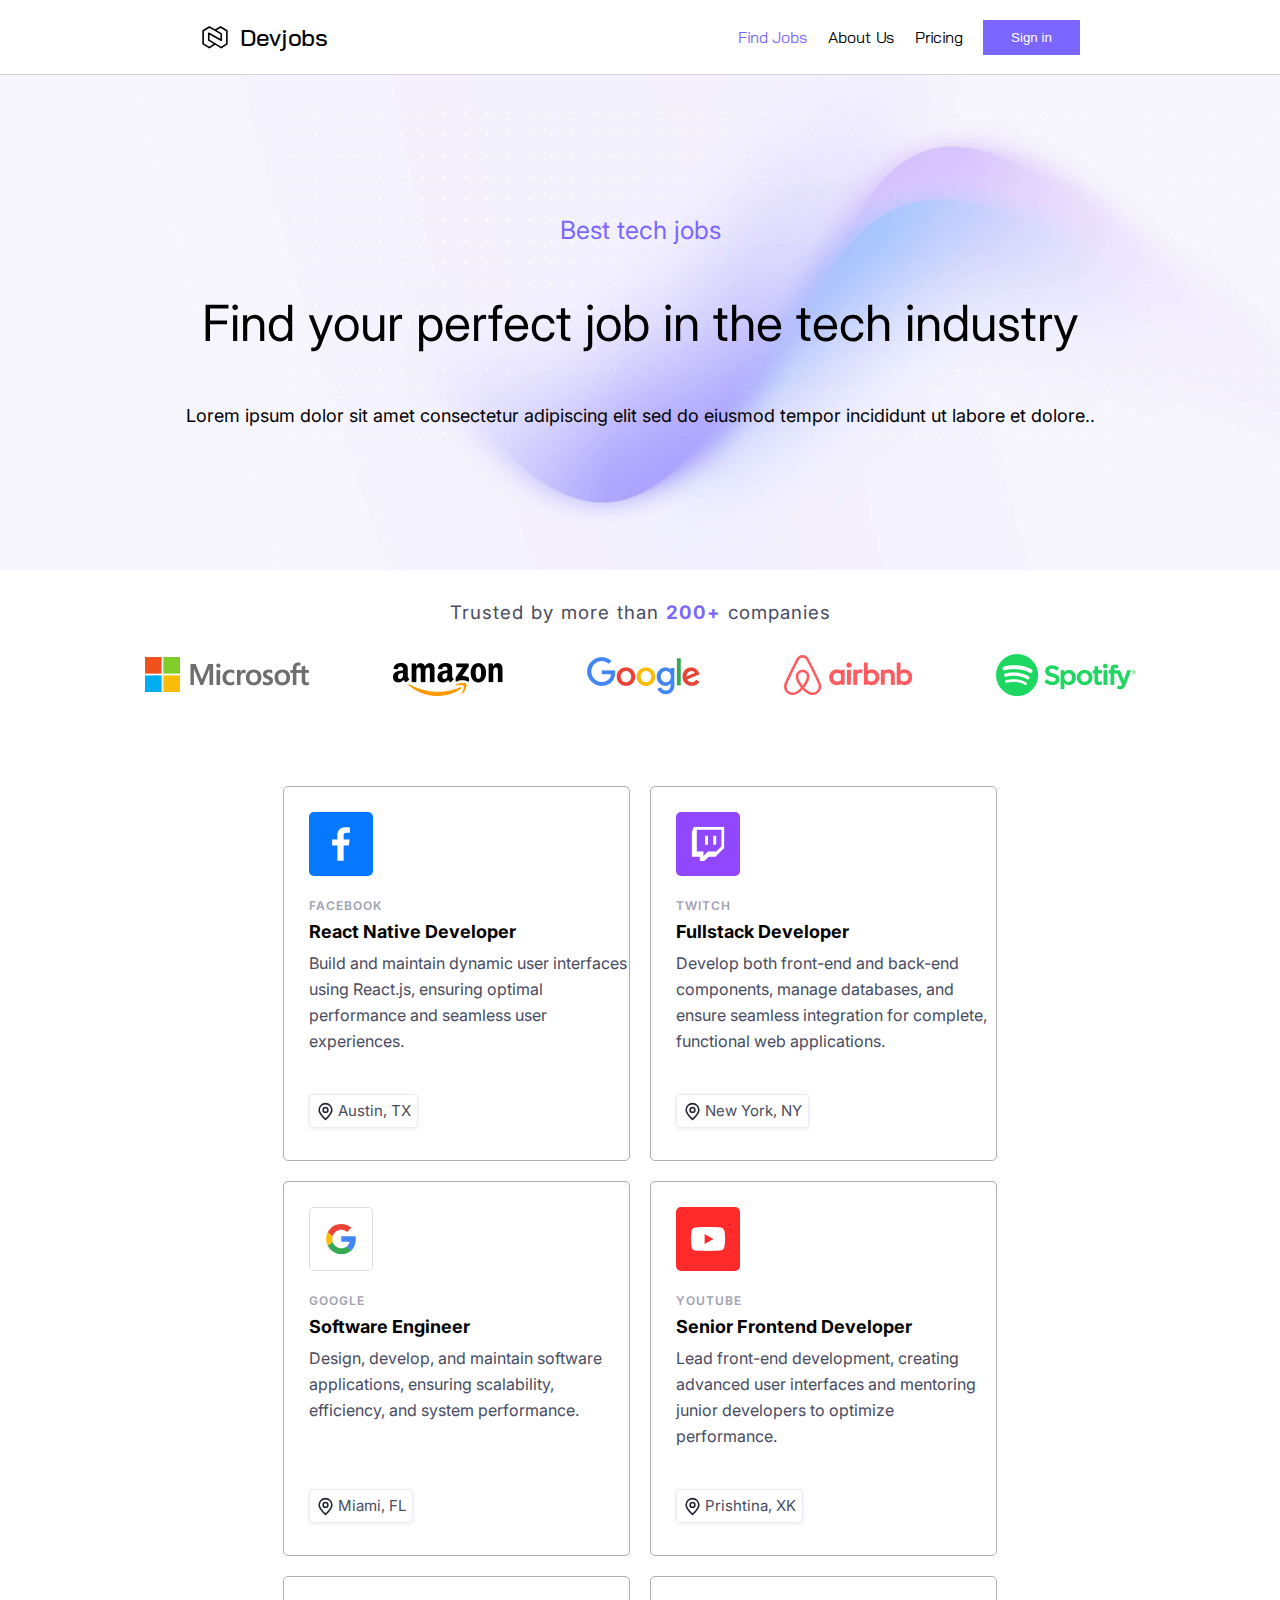
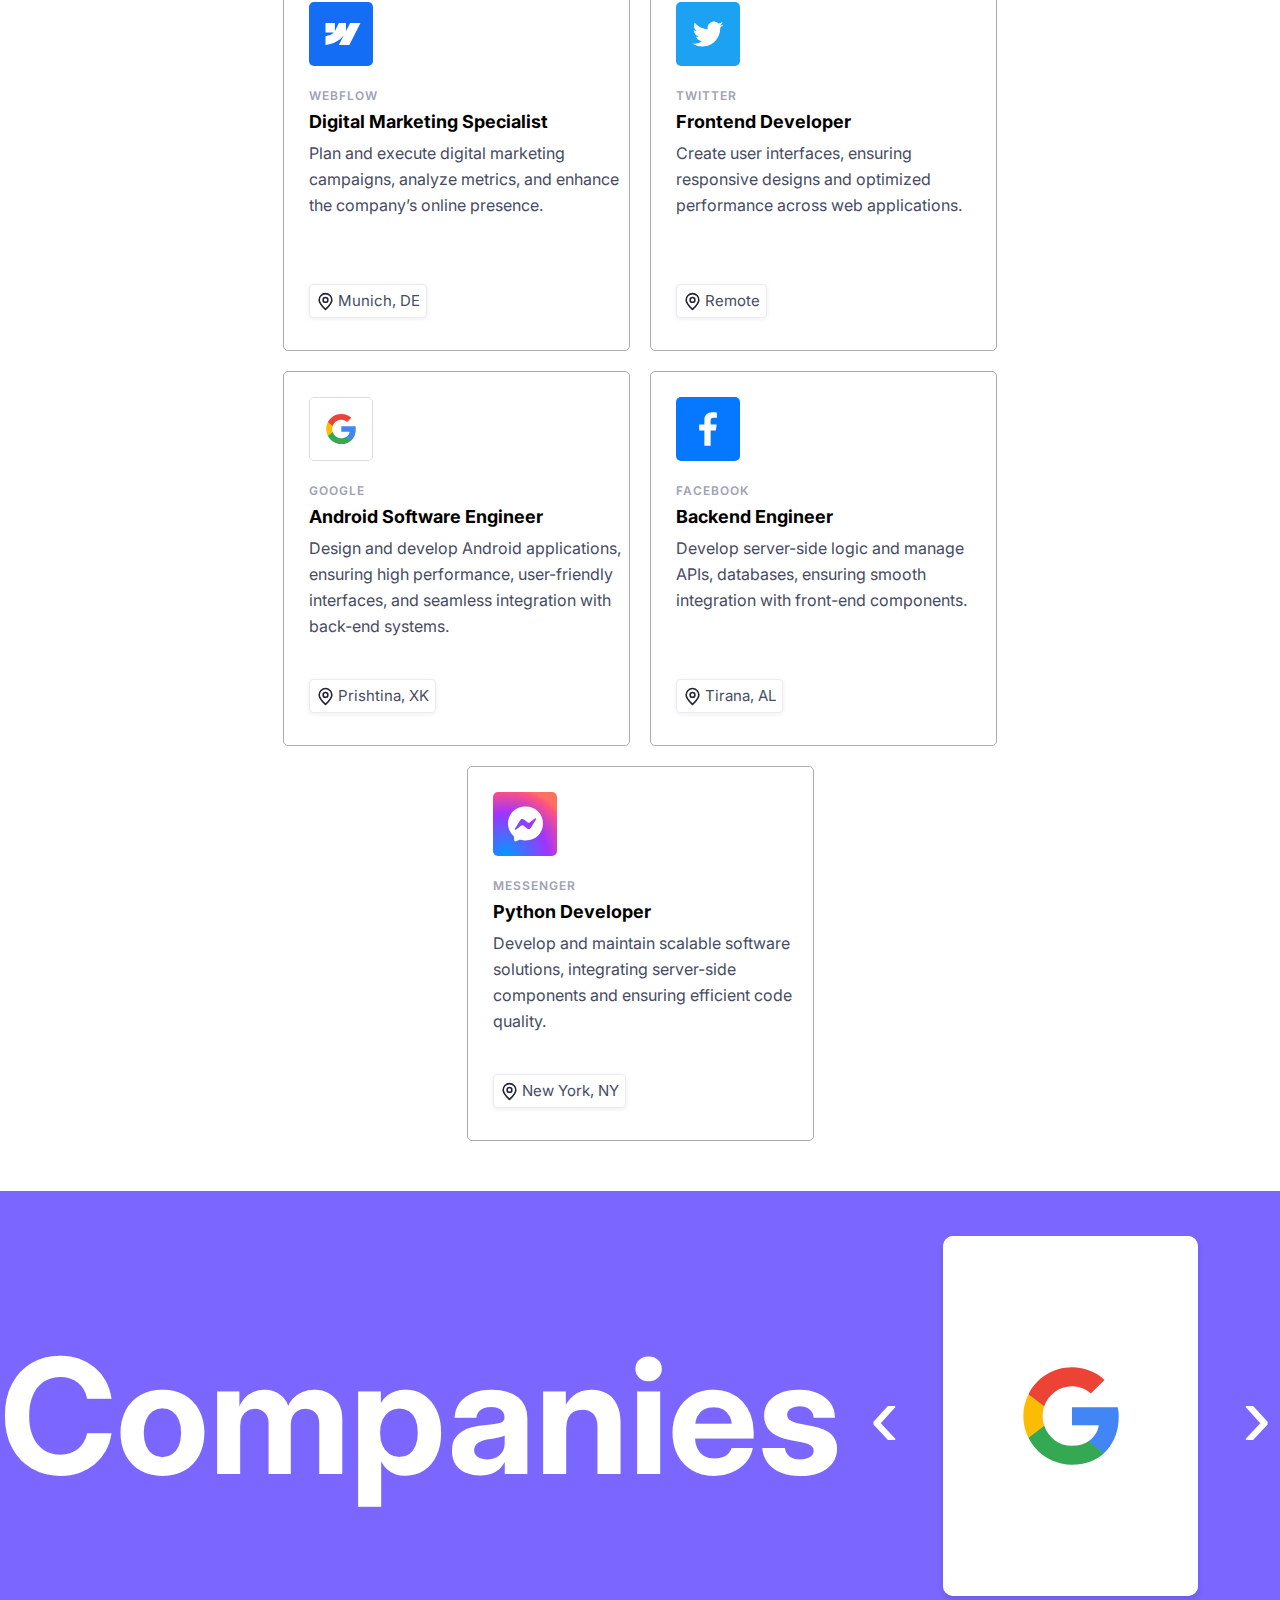
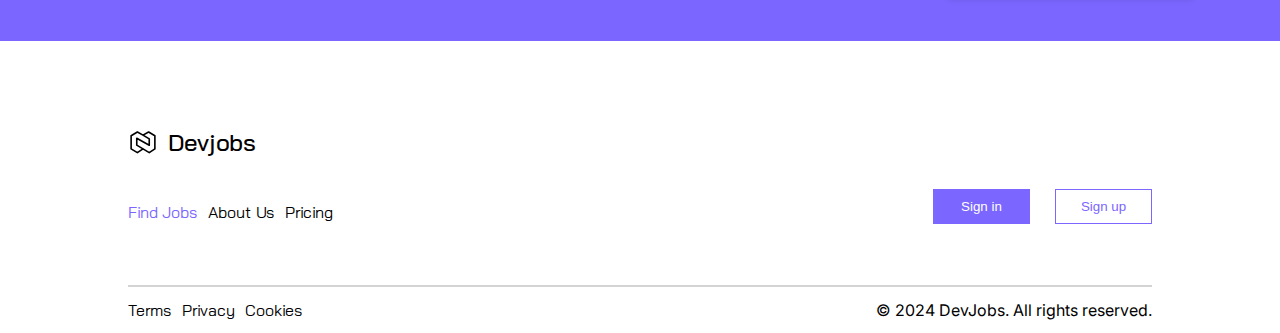
<file: index.html>
<!DOCTYPE html>
<html lang="en">

<head>
    <meta charset="UTF-8">
    <meta name="viewport" content="width=device-width, initial-scale=1.0">
    <link rel="stylesheet" href="css/style.css">
    <link rel="stylesheet" href="css/reset.css">
    <title>DevJobs</title>
</head>

<body>


    <div class="container">



        <nav class="navbar">

            <div class="navbar-logo">
                <svg width="74" height="74" viewBox="0 0 74 74" fill="none" xmlns="http://www.w3.org/2000/svg">
                    <path
                        d="M36.9997 20.0416L50.8747 12.3333L66.2913 21.4181V54.1234L52.4163 63.2083L21.583 44.7083V27.7499L52.4163 45.0386V29.2916L36.9997 20.0416ZM36.9997 20.0416L23.1247 12.3333L7.70907 21.5833L7.70801 53.9583L23.1247 63.2083L36.9997 53.9583"
                        stroke="black" stroke-width="4" stroke-linecap="round" stroke-linejoin="round" />
                </svg>

                <a href="#">Devjobs</a>

            </div>

            <div class="nav-container">
                <ul class="nav-menu">
                    <li class="nav-item active-link"><a href="#" >Find Jobs</a></li>
                    <li class="nav-item"><a href="./about.html" >About Us</a></li>
                    <li class="nav-item"><a href="./pricing.html" >Pricing</a></li>
                </ul>
                <form action="./partials/SignIn.html" class="login-button">
                    <input type="submit" value="Sign in" id="SignIn">
                </form>
            </div>




            <div class="hamburger">
                <span class="bar"></span>
                <span class="bar"></span>
                <span class="bar"></span>
            </div>
        </nav>



        <!-- <div class="login-button">
                <input type="button" value="Sign in">
            </div> -->


        </header>





        <div class="container-slider">

            <!-- <div class="inner-container"> -->
            <p>Best tech jobs</p>
            <h1>Find your perfect job in the tech industry</h1>
            <p class="p-black">Lorem ipsum dolor sit amet consectetur adipiscing elit sed do eiusmod tempor incididunt
                ut labore et dolore..</p>

            <!-- </div> -->

        </div>

    </div>


    <div class="container-companies">
        <h3 class="trusted-companies">Trusted by more than <span
                style="color: #7B66FF; font-weight: bolder;">200+</span> companies</h3>
        <div>
            <img src="./assets/images/Company=Microsoft.png" alt="">
            <img src="./assets/images/Company=Amazon.png" alt="">
            <img src="./assets/images/Company=Google.png" alt="">
            <img src="./assets/images/Company=Airbnb.png" alt="">
            <img src="./assets/images/Company=Spotify.png" alt="">
        </div>



        <!-- <div class="latest-container">
                <h3>Latest job</h3>
                <p>View more</p>
        </div> -->



        <!-- JOB CARDS -->

        <a href="" id="cards-header-link">
            <div class="job-cards">


                <div id="card-1" class="cards">
                    <div class="div-header">
                        <svg width="64" height="64" viewBox="0 0 64 64" fill="none" xmlns="http://www.w3.org/2000/svg">
                            <rect width="64" height="64" fill="#0578FF" />
                            <path
                                d="M34.6377 48.7117V33.4655H39.8548L40.6358 27.5238H34.6377V23.7302C34.6377 22.01 35.1248 20.8376 37.6397 20.8376L40.8472 20.8361V15.522C40.2923 15.4498 38.3884 15.2881 36.1734 15.2881C31.5489 15.2881 28.3828 18.057 28.3828 23.1421V27.524H23.1523V33.4657H28.3827V48.7118L34.6377 48.7117Z"
                                fill="white" />
                        </svg>

                    </div>
                    <p id="company-title">FACEBOOK</p>
                    <h4>React Native Developer</h4>
                    <p id="paragraph">
                        Build and maintain dynamic user interfaces using React.js, ensuring optimal performance and seamless user experiences.
                    </p>
                    <div class="tags">
                        <div id="location"><svg width="100%" height="100%" viewBox="0 0 24 24" fill="none" xmlns="http://www.w3.org/2000/svg">
                            <path d="M12 13C13.6569 13 15 11.6569 15 10C15 8.34315 13.6569 7 12 7C10.3431 7 9 8.34315 9 10C9 11.6569 10.3431 13 12 13Z" stroke="currentColor" stroke-width="2" stroke-linecap="round" stroke-linejoin="round"/>
                            <path d="M12 22C16 18 20 14.4183 20 10C20 5.58172 16.4183 2 12 2C7.58172 2 4 5.58172 4 10C4 14.4183 8 18 12 22Z" stroke="currentColor" stroke-width="2" stroke-linecap="round" stroke-linejoin="round"/>
                            </svg>
                            <p>Austin, TX</p></div>
                        
                    </div>

                </div>
        </a>

        <a href="" id="cards-header-link">
            <div id="card-1" class="cards onscroll-1">
                <svg width="64" height="64" viewBox="0 0 64 64" fill="none" xmlns="http://www.w3.org/2000/svg">
                    <rect width="64" height="64" fill="#9147FE" />
                    <g clip-path="url(#clip0_32_85906)">
                        <path
                            d="M17.8416 14.8364L15.6055 20.7996V44.6496H23.8008V49.1241H28.2751L32.745 44.6496H39.4516L48.3957 35.7087V14.8364H17.8416ZM20.8207 17.8161H45.4153V34.2149L40.1972 39.4334H32.0006L27.532 43.9018V39.4334H20.8207V17.8161ZM29.0194 32.7261H32.0006V23.7825H29.0194V32.7261ZM37.2165 32.7261H40.1971V23.7825H37.2165V32.7261Z"
                            fill="white" />
                    </g>
                    <defs>
                        <clipPath id="clip0_32_85906">
                            <rect width="32.7902" height="34.3273" fill="white"
                                transform="translate(15.6055 14.8364)" />
                        </clipPath>
                    </defs>
                </svg>

                <p id="company-title">TWITCH</p>
                <h4>Fullstack Developer </h4>
                <p id="paragraph">
                    Develop both front-end and back-end components, manage databases, and ensure seamless integration for complete, functional web applications.
                </p>
                <div class="tags">
                    <div id="location"><svg width="100%" height="100%" viewBox="0 0 24 24" fill="none" xmlns="http://www.w3.org/2000/svg">
                        <path d="M12 13C13.6569 13 15 11.6569 15 10C15 8.34315 13.6569 7 12 7C10.3431 7 9 8.34315 9 10C9 11.6569 10.3431 13 12 13Z" stroke="currentColor" stroke-width="2" stroke-linecap="round" stroke-linejoin="round"/>
                        <path d="M12 22C16 18 20 14.4183 20 10C20 5.58172 16.4183 2 12 2C7.58172 2 4 5.58172 4 10C4 14.4183 8 18 12 22Z" stroke="currentColor" stroke-width="2" stroke-linecap="round" stroke-linejoin="round"/>
                        </svg>
                        <p>New York, NY</p></div>
                    
                </div>
            </div>
        </a>


        <a href="" id="cards-header-link">
            <div id="card-1" class="cards google-card onscroll-1">
                <svg width="64" height="64" viewBox="0 0 64 64" fill="none" xmlns="http://www.w3.org/2000/svg">
                    <rect width="64" height="64" fill="white" />
                    <path
                        d="M32.3113 47.5828C36.5186 47.5828 40.0506 46.1976 42.6305 43.8083L37.7133 39.9991C36.3974 40.9168 34.6313 41.5574 32.3113 41.5574C28.1905 41.5574 24.6931 38.8391 23.4463 35.082L23.2636 35.0975L18.4535 38.82L18.3906 38.9949C20.9531 44.0853 26.2166 47.5828 32.3113 47.5828Z"
                        fill="#34A853" />
                    <path
                        d="M47.271 32.3462C47.271 31.065 47.167 30.13 46.942 29.1605H32.3115V34.9433H40.8993C40.7262 36.3805 39.7913 38.5447 37.7135 39.9991L37.6844 40.1927L42.3103 43.7763L42.6308 43.8083C45.5741 41.0899 47.271 37.0903 47.271 32.3462"
                        fill="#4285F4" />
                    <path
                        d="M23.4473 35.0819C23.1184 34.1124 22.928 33.0734 22.928 32C22.928 30.9265 23.1184 29.8876 23.43 28.9181L23.4213 28.7116L18.551 24.9292L18.3916 25.005C17.3355 27.1174 16.7295 29.4894 16.7295 32C16.7295 34.5106 17.3355 36.8825 18.3916 38.9949L23.4473 35.0819"
                        fill="#FBBC05" />
                    <path
                        d="M32.3113 22.4425C35.2373 22.4425 37.2111 23.7064 38.3366 24.7627L42.7344 20.4687C40.0335 17.9581 36.5186 16.4172 32.3113 16.4172C26.2166 16.4172 20.9531 19.9146 18.3906 25.005L23.429 28.918C24.6931 25.1608 28.1905 22.4425 32.3113 22.4425"
                        fill="#EB4335" />
                </svg>

                <p id="company-title">GOOGLE</p>
                <h4>Software Engineer</h4>
                <p id="paragraph">
                    Design, develop, and maintain software applications, ensuring scalability, efficiency, and system performance.
                </p>
                <div class="tags">
                    <div id="location"><svg width="100%" height="100%" viewBox="0 0 24 24" fill="none" xmlns="http://www.w3.org/2000/svg">
                        <path d="M12 13C13.6569 13 15 11.6569 15 10C15 8.34315 13.6569 7 12 7C10.3431 7 9 8.34315 9 10C9 11.6569 10.3431 13 12 13Z" stroke="currentColor" stroke-width="2" stroke-linecap="round" stroke-linejoin="round"/>
                        <path d="M12 22C16 18 20 14.4183 20 10C20 5.58172 16.4183 2 12 2C7.58172 2 4 5.58172 4 10C4 14.4183 8 18 12 22Z" stroke="currentColor" stroke-width="2" stroke-linecap="round" stroke-linejoin="round"/>
                        </svg>
                        <p>Miami, FL</p></div>
                    
                </div>

            </div>
        </a>

        <a href="" id="cards-header-link">
            <div id="card-1" class="cards onscroll-1">
                <svg width="64" height="64" viewBox="0 0 64 64" fill="none" xmlns="http://www.w3.org/2000/svg">
                    <rect width="64" height="64" fill="#FF2A2A" />
                    <path
                        d="M32.7599 43.953L25.7266 43.8229C23.4493 43.7777 21.1664 43.8682 18.9339 43.3988C15.5375 42.6976 15.2969 39.2593 15.0452 36.3752C14.6982 32.3206 14.8325 28.1924 15.4872 24.1716C15.8565 21.9153 17.3112 20.5694 19.5606 20.4223C27.1534 19.8908 34.7966 19.953 42.3726 20.2018C43.1727 20.2244 43.9784 20.3488 44.7674 20.4902C48.6617 21.1801 48.7568 25.0764 49.0086 28.3564C49.2604 31.6702 49.1541 35.0011 48.6729 38.2923C48.2868 41.018 47.5482 43.3027 44.4317 43.5232C40.5261 43.8116 36.7101 44.0435 32.7934 43.97C32.7934 43.953 32.7711 43.953 32.7599 43.953V43.953ZM28.6249 37.0538C31.5681 35.346 34.4552 33.6665 37.3816 31.9699C34.4329 30.2621 31.5513 28.5826 28.6249 26.8861V37.0538Z"
                        fill="white" />
                </svg>

                <p id="company-title">YOUTUBE</p>
                <h4>Senior Frontend Developer</h4>
                <p id="paragraph">
                    Lead front-end development, creating advanced user interfaces and mentoring junior developers to optimize performance.
                </p>
                <div class="tags">
                    <div id="location"><svg width="100%" height="100%" viewBox="0 0 24 24" fill="none" xmlns="http://www.w3.org/2000/svg">
                        <path d="M12 13C13.6569 13 15 11.6569 15 10C15 8.34315 13.6569 7 12 7C10.3431 7 9 8.34315 9 10C9 11.6569 10.3431 13 12 13Z" stroke="currentColor" stroke-width="2" stroke-linecap="round" stroke-linejoin="round"/>
                        <path d="M12 22C16 18 20 14.4183 20 10C20 5.58172 16.4183 2 12 2C7.58172 2 4 5.58172 4 10C4 14.4183 8 18 12 22Z" stroke="currentColor" stroke-width="2" stroke-linecap="round" stroke-linejoin="round"/>
                        </svg>
                        <p>Prishtina, XK</p></div>
                    
                </div>

            </div>
        </a>
        <a href="" id="cards-header-link">
            <div id="card-1" class="cards onscroll-2">
                <svg width="64" height="64" viewBox="0 0 64 64" fill="none" xmlns="http://www.w3.org/2000/svg">
                    <g clip-path="url(#clip0_5464_13951)">
                        <rect width="64" height="64" fill="white" />
                        <rect width="64" height="64" fill="#146EF5" />
                        <path fill-rule="evenodd" clip-rule="evenodd"
                            d="M51.4869 21.0919L40.3271 42.9082H29.8448L34.5152 33.8666H34.3057C30.4527 38.8683 24.7039 42.161 16.5127 42.9082V33.9917C16.5127 33.9917 21.7528 33.6822 24.8333 30.4435H16.5127V21.0921H25.8641V28.7835L26.074 28.7827L29.8953 21.0921H36.9676V28.7347L37.1775 28.7344L41.1422 21.0919H51.4869Z"
                            fill="white" />
                    </g>
                    <defs>
                        <clipPath id="clip0_5464_13951">
                            <rect width="64" height="64" fill="white" />
                        </clipPath>
                    </defs>
                </svg>

                <p id="company-title">WEBFLOW</p>
                <h4>Digital Marketing Specialist</h4>
                <p id="paragraph">
                    Plan and execute digital marketing campaigns, analyze metrics, and enhance the company’s online presence.
                </p>
                <div class="tags">
                    <div id="location"><svg width="100%" height="100%" viewBox="0 0 24 24" fill="none" xmlns="http://www.w3.org/2000/svg">
                        <path d="M12 13C13.6569 13 15 11.6569 15 10C15 8.34315 13.6569 7 12 7C10.3431 7 9 8.34315 9 10C9 11.6569 10.3431 13 12 13Z" stroke="currentColor" stroke-width="2" stroke-linecap="round" stroke-linejoin="round"/>
                        <path d="M12 22C16 18 20 14.4183 20 10C20 5.58172 16.4183 2 12 2C7.58172 2 4 5.58172 4 10C4 14.4183 8 18 12 22Z" stroke="currentColor" stroke-width="2" stroke-linecap="round" stroke-linejoin="round"/>
                        </svg>
                        <p>Munich, DE</p></div>
                    
                </div>

            </div>
        </a>
        <a href="" id="cards-header-link">
            <div id="card-1" class="cards onscroll-2">
                <svg width="64" height="64" viewBox="0 0 64 64" fill="none" xmlns="http://www.w3.org/2000/svg">
                    <rect width="64" height="64" fill="#1DA1F2" />
                    <path
                        d="M37.1363 19.598V19.5925H38.5684L39.0916 19.6972C39.4405 19.7651 39.7572 19.8542 40.0417 19.9643C40.3263 20.0745 40.6017 20.203 40.8679 20.3499C41.1341 20.4968 41.3756 20.6465 41.5922 20.7988C41.8071 20.9494 41.9998 21.1092 42.1706 21.2781C42.3394 21.4488 42.6029 21.4929 42.9609 21.4103C43.3189 21.3276 43.7045 21.2129 44.1176 21.066C44.5307 20.9191 44.9392 20.7539 45.3431 20.5703C45.747 20.3866 45.9931 20.27 46.0812 20.2205C46.1675 20.1691 46.2134 20.1415 46.2189 20.1379L46.2244 20.1296L46.2519 20.1158L46.2794 20.102L46.307 20.0883L46.3345 20.0745L46.34 20.0662L46.3483 20.0607L46.3566 20.0552L46.3621 20.047L46.3896 20.0387L46.4171 20.0332L46.4117 20.0745L46.4034 20.1158L46.3896 20.1571L46.3758 20.1984L46.3621 20.226L46.3483 20.2535L46.3345 20.2948C46.3254 20.3224 46.3162 20.3591 46.307 20.405C46.2978 20.4509 46.2106 20.6345 46.0454 20.9558C45.8801 21.2772 45.6736 21.6031 45.4257 21.9336C45.1779 22.2641 44.9557 22.5137 44.7593 22.6827C44.561 22.8534 44.4297 22.9728 44.3654 23.0407C44.3012 23.1105 44.2232 23.1747 44.1314 23.2335L43.9937 23.3244L43.9661 23.3382L43.9386 23.3519L43.9331 23.3602L43.9248 23.3657L43.9166 23.3712L43.911 23.3795L43.8835 23.3933L43.856 23.407L43.8505 23.4153L43.8422 23.4208L43.8339 23.4263L43.8284 23.4346L43.8229 23.4428L43.8147 23.4483L43.8064 23.4538L43.8009 23.4621H43.9386L44.7097 23.2969C45.2238 23.1867 45.7149 23.0536 46.1831 22.8975L46.9266 22.6496L47.0092 22.6221L47.0506 22.6083L47.0781 22.5946L47.1056 22.5808L47.1332 22.567L47.1607 22.5532L47.2158 22.545L47.2709 22.5395V22.5946L47.2571 22.6001L47.2433 22.6083L47.2379 22.6166L47.2296 22.6221L47.2213 22.6276L47.2158 22.6359L47.2103 22.6441L47.202 22.6496L47.1938 22.6551L47.1883 22.6634L47.1828 22.6717L47.1745 22.6772L47.1607 22.7047L47.1469 22.7323L47.1387 22.7378C47.135 22.7433 47.0184 22.8993 46.7889 23.206C46.5594 23.5144 46.4355 23.6705 46.4171 23.6742C46.3988 23.6797 46.3731 23.7072 46.34 23.7568C46.3088 23.8082 46.1142 24.0129 45.7562 24.371C45.3982 24.729 45.0475 25.0476 44.7042 25.3267C44.3591 25.6076 44.1846 25.9528 44.181 26.3622C44.1755 26.7698 44.1543 27.2307 44.1176 27.7448C44.0809 28.2589 44.012 28.8143 43.911 29.4111C43.8101 30.0078 43.654 30.6826 43.4429 31.4354C43.2318 32.1882 42.9747 32.9226 42.6718 33.6387C42.3688 34.3548 42.0521 34.9974 41.7217 35.5666C41.3912 36.1358 41.0882 36.6178 40.8128 37.0125C40.5374 37.4073 40.2575 37.7791 39.9729 38.1279C39.6883 38.4768 39.3285 38.8697 38.8934 39.3067C38.4564 39.7419 38.2177 39.9806 38.1773 40.0228C38.1351 40.0632 37.9552 40.2138 37.6375 40.4745C37.3218 40.737 36.9821 40.9996 36.6186 41.2622C36.2569 41.5229 35.9246 41.7405 35.6216 41.9149C35.3187 42.0893 34.9534 42.2885 34.5256 42.5125C34.0996 42.7384 33.6388 42.9477 33.1431 43.1405C32.6474 43.3333 32.1241 43.5123 31.5733 43.6776C31.0225 43.8428 30.4901 43.9713 29.976 44.0631C29.462 44.1549 28.879 44.233 28.2273 44.2972L27.2496 44.3936V44.4074H25.4595V44.3936L25.2254 44.3799C25.0694 44.3707 24.9409 44.3615 24.8399 44.3523C24.7389 44.3431 24.358 44.2926 23.697 44.2008C23.0361 44.109 22.5174 44.0172 22.141 43.9254C21.7647 43.8336 21.2047 43.6592 20.4611 43.4021C19.7175 43.1451 19.0814 42.8853 18.5526 42.6227C18.0257 42.362 17.6952 42.1967 17.5612 42.127C17.429 42.059 17.2803 41.9746 17.115 41.8736L16.8672 41.7221L16.8617 41.7138L16.8534 41.7083L16.8452 41.7028L16.8397 41.6946L16.8121 41.6808L16.7846 41.667L16.7791 41.6588L16.7708 41.6533L16.7625 41.6477L16.757 41.6395L16.7516 41.6312L16.7433 41.6257H16.7295V41.5706L16.757 41.5761L16.7846 41.5844L16.9085 41.5982C16.9911 41.6073 17.216 41.6211 17.5832 41.6395C17.9504 41.6579 18.3406 41.6579 18.7537 41.6395C19.1667 41.6211 19.589 41.5798 20.0205 41.5155C20.4519 41.4513 20.9614 41.3411 21.5489 41.185C22.1364 41.029 22.6762 40.8435 23.1683 40.6287C23.6585 40.4121 24.0073 40.2505 24.2148 40.144C24.4204 40.0393 24.7343 39.8447 25.1566 39.5601L25.79 39.1332L25.7955 39.1249L25.8038 39.1194L25.8121 39.1139L25.8175 39.1057L25.8231 39.0974L25.8313 39.0919L25.8396 39.0864L25.8451 39.0781L25.8726 39.0699L25.9002 39.0644L25.9057 39.0368L25.9139 39.0093L25.9222 39.0038L25.9277 38.9955L25.7074 38.9817C25.5605 38.9726 25.4182 38.9634 25.2805 38.9542C25.1428 38.945 24.9271 38.9037 24.6333 38.8303C24.3396 38.7568 24.0229 38.6466 23.6832 38.4998C23.3436 38.3529 23.0131 38.1784 22.6918 37.9765C22.3705 37.7745 22.1383 37.6065 21.9951 37.4725C21.8537 37.3402 21.6701 37.153 21.4443 36.9106C21.2203 36.6664 21.0257 36.4158 20.8604 36.1587C20.6952 35.9017 20.5373 35.6051 20.3868 35.2691L20.1582 34.7679L20.1444 34.7266L20.1306 34.6853L20.1224 34.6577L20.1169 34.6302L20.1582 34.6357L20.1995 34.6439L20.5024 34.6853C20.7044 34.7128 21.0211 34.722 21.4525 34.7128C21.884 34.7036 22.1823 34.6853 22.3476 34.6577C22.5128 34.6302 22.6138 34.6118 22.6505 34.6026L22.7056 34.5889L22.7744 34.5751L22.8433 34.5613L22.8488 34.5531L22.857 34.5476L22.8653 34.542L22.8708 34.5338L22.8157 34.52L22.7607 34.5062L22.7056 34.4925L22.6505 34.4787L22.5954 34.4649C22.5587 34.4558 22.4945 34.4374 22.4026 34.4098C22.3109 34.3823 22.063 34.2813 21.6591 34.1069C21.2552 33.9325 20.9339 33.7626 20.6952 33.5974C20.4559 33.4316 20.2278 33.2504 20.0122 33.0548C19.7974 32.8565 19.5615 32.6013 19.3044 32.2892C19.0474 31.977 18.8179 31.6144 18.616 31.2013C18.414 30.7881 18.2625 30.3934 18.1615 30.017C18.061 29.6428 17.9946 29.2602 17.9633 28.874L17.9137 28.2956L17.9412 28.3011L17.9688 28.3094L17.9963 28.3232L18.0239 28.3369L18.0514 28.3507L18.0789 28.3645L18.5058 28.5573C18.7904 28.6858 19.1438 28.796 19.5661 28.8878C19.9884 28.9796 20.2408 29.0301 20.3234 29.0393L20.4473 29.053H20.6952L20.6897 29.0448L20.6814 29.0393L20.6732 29.0337L20.6677 29.0255L20.6622 29.0172L20.6539 29.0117L20.6456 29.0062L20.6401 28.9979L20.6126 28.9842L20.585 28.9704L20.5796 28.9621L20.5713 28.9566L20.563 28.9511L20.5575 28.9429L20.53 28.9291L20.5024 28.9153L20.4969 28.9071C20.4914 28.9034 20.4125 28.8446 20.2601 28.7308C20.1095 28.6151 19.9516 28.4655 19.7864 28.2819C19.6211 28.0982 19.4559 27.9055 19.2907 27.7035C19.1251 27.5011 18.9777 27.2845 18.85 27.0563C18.7215 26.8268 18.5857 26.5348 18.4425 26.1805C18.3011 25.8279 18.1937 25.4726 18.1202 25.1146C18.0468 24.7566 18.0055 24.4031 17.9963 24.0542C17.9871 23.7054 17.9963 23.407 18.0239 23.1592C18.0514 22.9113 18.1065 22.6313 18.1891 22.3191C18.2717 22.007 18.3911 21.6765 18.5471 21.3276L18.7812 20.8044L18.795 20.763L18.8087 20.7217L18.817 20.7162L18.8225 20.708L18.828 20.6997L18.8363 20.6942L18.8446 20.6997L18.85 20.708L18.8555 20.7162L18.8638 20.7217L18.8721 20.7272L18.8776 20.7355L18.8831 20.7438L18.8913 20.7493L18.9051 20.7768L18.9189 20.8044L18.9272 20.8099L18.9327 20.8181L19.3044 21.2312C19.5523 21.5067 19.8461 21.8142 20.1857 22.1539C20.5254 22.4936 20.7136 22.6698 20.7503 22.6827C20.787 22.6974 20.8329 22.7396 20.888 22.8094C20.943 22.8773 21.1267 23.0398 21.4388 23.2969C21.7509 23.5539 22.1594 23.8523 22.6643 24.192C23.1692 24.5316 23.7291 24.8667 24.3442 25.1972C24.9593 25.5277 25.6202 25.8261 26.327 26.0923C27.0339 26.3586 27.5296 26.533 27.8142 26.6156C28.0988 26.6982 28.5853 26.8038 29.2738 26.9323C29.9623 27.0609 30.4809 27.1435 30.8298 27.1802C31.1786 27.2169 31.4173 27.238 31.5458 27.2436L31.7386 27.2491L31.7331 27.2077L31.7248 27.1664L31.6697 26.8222C31.633 26.5927 31.6146 26.2713 31.6146 25.8582C31.6146 25.4451 31.6468 25.0641 31.711 24.7152C31.7753 24.3664 31.8717 24.0129 32.0002 23.6549C32.1287 23.2969 32.2545 23.0095 32.3775 22.7928C32.5023 22.578 32.6657 22.3329 32.8677 22.0575C33.0697 21.7821 33.3313 21.4975 33.6526 21.2037C33.9739 20.9099 34.341 20.6483 34.7541 20.4188C35.1672 20.1893 35.5482 20.0148 35.897 19.8955C36.2459 19.7761 36.5396 19.6981 36.7783 19.6614C37.017 19.6247 37.1363 19.6035 37.1363 19.598V19.598Z"
                        fill="white" />
                </svg>

                <p id="company-title">TWITTER</p>
                <h4>Frontend Developer</h4>
                <p id="paragraph">
                    Create user interfaces, ensuring responsive designs and optimized performance across web applications.
                </p>
                <div class="tags">
                    <div id="location"><svg width="100%" height="100%" viewBox="0 0 24 24" fill="none" xmlns="http://www.w3.org/2000/svg">
                        <path d="M12 13C13.6569 13 15 11.6569 15 10C15 8.34315 13.6569 7 12 7C10.3431 7 9 8.34315 9 10C9 11.6569 10.3431 13 12 13Z" stroke="currentColor" stroke-width="2" stroke-linecap="round" stroke-linejoin="round"/>
                        <path d="M12 22C16 18 20 14.4183 20 10C20 5.58172 16.4183 2 12 2C7.58172 2 4 5.58172 4 10C4 14.4183 8 18 12 22Z" stroke="currentColor" stroke-width="2" stroke-linecap="round" stroke-linejoin="round"/>
                        </svg>
                        <p>Remote</p></div>
                    
                </div>

            </div>
        </a>
        <a href="" id="cards-header-link">
            <div id="card-1" class="cards google-card onscroll-3">
                <svg width="64" height="64" viewBox="0 0 64 64" fill="none" xmlns="http://www.w3.org/2000/svg">
                    <rect width="64" height="64" fill="white" />
                    <path
                        d="M32.3113 47.5828C36.5186 47.5828 40.0506 46.1976 42.6305 43.8083L37.7133 39.9991C36.3974 40.9168 34.6313 41.5574 32.3113 41.5574C28.1905 41.5574 24.6931 38.8391 23.4463 35.082L23.2636 35.0975L18.4535 38.82L18.3906 38.9949C20.9531 44.0853 26.2166 47.5828 32.3113 47.5828Z"
                        fill="#34A853" />
                    <path
                        d="M47.271 32.3462C47.271 31.065 47.167 30.13 46.942 29.1605H32.3115V34.9433H40.8993C40.7262 36.3805 39.7913 38.5447 37.7135 39.9991L37.6844 40.1927L42.3103 43.7763L42.6308 43.8083C45.5741 41.0899 47.271 37.0903 47.271 32.3462"
                        fill="#4285F4" />
                    <path
                        d="M23.4473 35.0819C23.1184 34.1124 22.928 33.0734 22.928 32C22.928 30.9265 23.1184 29.8876 23.43 28.9181L23.4213 28.7116L18.551 24.9292L18.3916 25.005C17.3355 27.1174 16.7295 29.4894 16.7295 32C16.7295 34.5106 17.3355 36.8825 18.3916 38.9949L23.4473 35.0819"
                        fill="#FBBC05" />
                    <path
                        d="M32.3113 22.4425C35.2373 22.4425 37.2111 23.7064 38.3366 24.7627L42.7344 20.4687C40.0335 17.9581 36.5186 16.4172 32.3113 16.4172C26.2166 16.4172 20.9531 19.9146 18.3906 25.005L23.429 28.918C24.6931 25.1608 28.1905 22.4425 32.3113 22.4425"
                        fill="#EB4335" />
                </svg>

                <p id="company-title">GOOGLE</p>
                <h4>Android Software Engineer</h4>
                <p id="paragraph">
                    Design and develop Android applications, ensuring high performance, user-friendly interfaces, and seamless integration with back-end systems.
                </p>
                <div class="tags">
                    <div id="location"><svg width="100%" height="100%" viewBox="0 0 24 24" fill="none" xmlns="http://www.w3.org/2000/svg">
                        <path d="M12 13C13.6569 13 15 11.6569 15 10C15 8.34315 13.6569 7 12 7C10.3431 7 9 8.34315 9 10C9 11.6569 10.3431 13 12 13Z" stroke="currentColor" stroke-width="2" stroke-linecap="round" stroke-linejoin="round"/>
                        <path d="M12 22C16 18 20 14.4183 20 10C20 5.58172 16.4183 2 12 2C7.58172 2 4 5.58172 4 10C4 14.4183 8 18 12 22Z" stroke="currentColor" stroke-width="2" stroke-linecap="round" stroke-linejoin="round"/>
                        </svg>
                        <p>Prishtina, XK</p></div>
                    
                </div>

            </div>
        </a>
        <a href="" id="cards-header-link">
            <div id="card-1" class="cards onscroll-3">
                <svg width="64" height="64" viewBox="0 0 64 64" fill="none" xmlns="http://www.w3.org/2000/svg">
                    <rect width="64" height="64" fill="#0578FF" />
                    <path
                        d="M34.6377 48.7117V33.4655H39.8548L40.6358 27.5238H34.6377V23.7302C34.6377 22.01 35.1248 20.8376 37.6397 20.8376L40.8472 20.8361V15.522C40.2923 15.4498 38.3884 15.2881 36.1734 15.2881C31.5489 15.2881 28.3828 18.057 28.3828 23.1421V27.524H23.1523V33.4657H28.3827V48.7118L34.6377 48.7117Z"
                        fill="white" />
                </svg>
                <p id="company-title">FACEBOOK</p>
                <h4>Backend Engineer</h4>
                <p id="paragraph">
                    Develop server-side logic and manage APIs, databases, ensuring smooth integration with front-end components.
                </p>
                <div class="tags">
                    <div id="location"><svg width="100%" height="100%" viewBox="0 0 24 24" fill="none" xmlns="http://www.w3.org/2000/svg">
                        <path d="M12 13C13.6569 13 15 11.6569 15 10C15 8.34315 13.6569 7 12 7C10.3431 7 9 8.34315 9 10C9 11.6569 10.3431 13 12 13Z" stroke="currentColor" stroke-width="2" stroke-linecap="round" stroke-linejoin="round"/>
                        <path d="M12 22C16 18 20 14.4183 20 10C20 5.58172 16.4183 2 12 2C7.58172 2 4 5.58172 4 10C4 14.4183 8 18 12 22Z" stroke="currentColor" stroke-width="2" stroke-linecap="round" stroke-linejoin="round"/>
                        </svg>
                        <p>Tirana, AL</p></div>
                    
                </div>

            </div>
        </a>
        <a href="" id="cards-header-link">
            <div id="card-1" class="cards onscroll-3 ">
                <svg width="64" height="64" viewBox="0 0 64 64" fill="none" xmlns="http://www.w3.org/2000/svg">
                    <rect width="64" height="64" fill="url(#paint0_radial_32_85867)" />
                    <path fill-rule="evenodd" clip-rule="evenodd"
                        d="M32.527 14.523C22.6816 14.523 15.0498 21.7348 15.0498 31.4759C15.0498 36.5711 17.138 40.9739 20.5386 44.015C20.8241 44.2705 20.9964 44.6285 21.0081 45.0116L21.1033 48.1204C21.1337 49.1121 22.158 49.7573 23.0654 49.3567L26.5344 47.8254C26.8285 47.6957 27.158 47.6716 27.4679 47.7569C29.0619 48.1952 30.7586 48.4287 32.527 48.4287C42.3724 48.4287 50.0041 41.2169 50.0041 31.4759C50.0041 21.7348 42.3724 14.523 32.527 14.523ZM22.0327 36.4337L27.1666 28.2887C27.9832 26.9929 29.732 26.6703 30.9573 27.5892L35.0406 30.6517C35.4152 30.9327 35.9307 30.9312 36.3037 30.6481L41.8184 26.4628C42.5544 25.9043 43.5152 26.7851 43.0227 27.5668L37.8887 35.7119C37.072 37.0076 35.3233 37.3303 34.098 36.4113L30.0146 33.3488C29.64 33.0678 29.1245 33.0693 28.7515 33.3524L23.2368 37.5377C22.5008 38.0962 21.54 37.2154 22.0327 36.4337Z"
                        fill="white" />
                    <defs>
                        <radialGradient id="paint0_radial_32_85867" cx="0" cy="0" r="1" gradientUnits="userSpaceOnUse"
                            gradientTransform="translate(12.3184 63.6577) scale(69.7341)">
                            <stop stop-color="#0099FF" />
                            <stop offset="0.609754" stop-color="#A033FF" />
                            <stop offset="0.934823" stop-color="#FF5280" />
                            <stop offset="1" stop-color="#FF7061" />
                        </radialGradient>
                    </defs>
                </svg>
                <p id="company-title">MESSENGER</p>
                <h4>Python Developer</h4>
                <p id="paragraph">
                    Develop and maintain scalable software solutions, integrating server-side components and ensuring efficient code quality.
                </p>
                <div class="tags">
                    <div id="location"><svg width="100%" height="100%" viewBox="0 0 24 24" fill="none" xmlns="http://www.w3.org/2000/svg">
                        <path d="M12 13C13.6569 13 15 11.6569 15 10C15 8.34315 13.6569 7 12 7C10.3431 7 9 8.34315 9 10C9 11.6569 10.3431 13 12 13Z" stroke="currentColor" stroke-width="2" stroke-linecap="round" stroke-linejoin="round"/>
                        <path d="M12 22C16 18 20 14.4183 20 10C20 5.58172 16.4183 2 12 2C7.58172 2 4 5.58172 4 10C4 14.4183 8 18 12 22Z" stroke="currentColor" stroke-width="2" stroke-linecap="round" stroke-linejoin="round"/>
                        </svg>
                        <p>New York, NY</p></div>
                    
                </div>
            </div>
        </a>
    </div>

    </div>

    <div class="slider">
        <div class="slider-title"><h1>Companies</h1> </div>

        <button id="prevBtn" class="side-button">‹</button>
        
        <div class="slider-container">
            
            <div class="slider-wrapper">
                
                <div class="card">
                    <svg width="100" height="100" viewBox="0 0 64 64" fill="none" xmlns="http://www.w3.org/2000/svg">
                        <rect width="64" height="64" fill="white"/>
                        <path d="M32.3113 47.5828C36.5186 47.5828 40.0506 46.1976 42.6305 43.8083L37.7133 39.9991C36.3974 40.9168 34.6313 41.5574 32.3113 41.5574C28.1905 41.5574 24.6931 38.8391 23.4463 35.082L23.2636 35.0975L18.4535 38.82L18.3906 38.9949C20.9531 44.0853 26.2166 47.5828 32.3113 47.5828Z" fill="#34A853"/>
                        <path d="M47.271 32.3462C47.271 31.065 47.167 30.13 46.942 29.1605H32.3115V34.9433H40.8993C40.7262 36.3805 39.7913 38.5447 37.7135 39.9991L37.6844 40.1927L42.3103 43.7763L42.6308 43.8083C45.5741 41.0899 47.271 37.0903 47.271 32.3462" fill="#4285F4"/>
                        <path d="M23.4473 35.0819C23.1184 34.1124 22.928 33.0734 22.928 32C22.928 30.9265 23.1184 29.8876 23.43 28.9181L23.4213 28.7116L18.551 24.9292L18.3916 25.005C17.3355 27.1174 16.7295 29.4894 16.7295 32C16.7295 34.5106 17.3355 36.8825 18.3916 38.9949L23.4473 35.0819" fill="#FBBC05"/>
                        <path d="M32.3113 22.4425C35.2373 22.4425 37.2111 23.7064 38.3366 24.7627L42.7344 20.4687C40.0335 17.9581 36.5186 16.4172 32.3113 16.4172C26.2166 16.4172 20.9531 19.9146 18.3906 25.005L23.429 28.918C24.6931 25.1608 28.1905 22.4425 32.3113 22.4425" fill="#EB4335"/>
                        </svg>
                </div>
                <div class="card">
                    <svg width="92" height="92" viewBox="0 0 92 92" fill="none" xmlns="http://www.w3.org/2000/svg">
                        <path d="M56.4946 48.6408L57.7992 40.3593H49.763V34.9764C49.763 32.7119 50.885 30.4992 54.4725 30.4992H58.1775V23.447C56.0199 23.1033 53.8398 22.9173 51.6547 22.8906C45.0405 22.8906 40.7223 26.8631 40.7223 34.0447V40.3593H33.3906V48.6408H40.7223V68.6715H49.763V48.6408H56.4946Z" fill="#337FFF"/>
                        </svg>
                        
                        
                </div>
                <div class="card">
                    <svg width="92" height="92" viewBox="0 0 92 92" fill="none" xmlns="http://www.w3.org/2000/svg">
                        <path d="M68.943 31.1457C67.4312 31.7963 65.8418 32.2494 64.2141 32.4937C64.9751 32.3632 66.0948 30.9935 66.5405 30.4391C67.2176 29.6028 67.7337 28.6481 68.0624 27.6235C68.0624 27.5474 68.1385 27.4387 68.0624 27.3843C68.0241 27.3634 67.9811 27.3524 67.9374 27.3524C67.8937 27.3524 67.8508 27.3634 67.8124 27.3843C66.045 28.3414 64.164 29.0719 62.2139 29.5585C62.1459 29.5793 62.0736 29.5811 62.0046 29.5639C61.9357 29.5467 61.8727 29.511 61.8225 29.4607C61.6707 29.2799 61.5073 29.1092 61.3333 28.9497C60.5379 28.2371 59.6355 27.6538 58.6591 27.2213C57.341 26.6805 55.9173 26.4463 54.4955 26.5364C53.1159 26.6235 51.769 26.9936 50.5385 27.6235C49.3268 28.2876 48.2618 29.1899 47.4076 30.276C46.5091 31.3939 45.8605 32.6913 45.5052 34.0808C45.2123 35.4026 45.1791 36.7687 45.4074 38.1031C45.4074 38.3314 45.4074 38.364 45.2117 38.3314C37.4607 37.1899 31.1012 34.4396 25.9049 28.5366C25.6766 28.2757 25.557 28.2757 25.3722 28.5366C23.1111 31.9719 24.209 37.4073 27.0355 40.0925C27.416 40.4512 27.8073 40.7991 28.2204 41.1252C26.9245 41.0332 25.6603 40.682 24.5026 40.0925C24.2851 39.9511 24.1656 40.0272 24.1547 40.2881C24.1239 40.6498 24.1239 41.0135 24.1547 41.3752C24.3815 43.1087 25.0647 44.7508 26.1343 46.1337C27.2039 47.5166 28.6216 48.5905 30.2424 49.2458C30.6375 49.415 31.0492 49.5426 31.4708 49.6263C30.2711 49.8625 29.0407 49.8992 27.8291 49.735C27.5682 49.6806 27.4703 49.822 27.5682 50.072C29.1662 54.4204 32.634 55.7466 35.1778 56.4858C35.5257 56.5402 35.8736 56.5402 36.2649 56.6272C36.2649 56.6272 36.2649 56.6272 36.1997 56.6924C35.4496 58.0621 32.4166 58.9862 31.0251 59.4645C28.4853 60.3768 25.7774 60.7255 23.0893 60.4864C22.6654 60.4211 22.5675 60.432 22.4588 60.4864C22.3501 60.5407 22.4588 60.6603 22.5784 60.769C23.122 61.1277 23.6655 61.443 24.2308 61.7474C25.9137 62.6653 27.6928 63.3944 29.5358 63.9216C39.0805 66.5523 49.821 64.6173 56.985 57.4968C62.6161 51.9092 64.5946 44.2017 64.5946 36.4833C64.5946 36.1898 64.9534 36.0159 65.1599 35.8637C66.5846 34.7536 67.8405 33.4427 68.8886 31.9719C69.0701 31.7526 69.1632 31.4735 69.1495 31.1892C69.1495 31.0261 69.1495 31.0587 68.943 31.1457Z" fill="#33CCFF"/>
                        </svg>
                        
                </div>
                <div class="card">
                    <svg width="92" height="92" viewBox="0 0 92 92" fill="none" xmlns="http://www.w3.org/2000/svg">
                        <path d="M45.9042 23C33.0034 23 23 32.4537 23 45.2171C23 51.8936 25.737 57.6655 30.1919 61.6508C30.5641 61.9829 30.7931 62.4525 30.8046 62.9563L30.9306 67.0333C30.9397 67.3333 31.0225 67.6264 31.1714 67.8869C31.3204 68.1474 31.5311 68.3674 31.785 68.5274C32.0389 68.6874 32.3282 68.7826 32.6275 68.8047C32.9268 68.8267 33.227 68.7749 33.5016 68.6538L38.048 66.6496C38.4317 66.4779 38.8669 66.4492 39.2734 66.558C41.3634 67.1306 43.5851 67.4398 45.9042 67.4398C58.805 67.4398 68.8084 57.9861 68.8084 45.2228C68.8084 32.4594 58.805 23 45.9042 23Z" fill="url(#paint0_radial_1727_5888)"/>
                        <path d="M32.1502 51.7161L38.8783 41.0428C39.1314 40.6409 39.4651 40.2959 39.8583 40.0295C40.2514 39.7631 40.6955 39.5812 41.1626 39.4951C41.6296 39.409 42.1094 39.4206 42.5717 39.5293C43.034 39.638 43.4688 39.8414 43.8485 40.1266L49.2024 44.1406C49.4414 44.3195 49.7322 44.4157 50.0308 44.4147C50.3293 44.4137 50.6194 44.3154 50.8572 44.1348L58.0835 38.6493C59.0455 37.9163 60.3052 39.073 59.6639 40.098L52.93 50.7656C52.6769 51.1674 52.3433 51.5124 51.9501 51.7788C51.5569 52.0452 51.1128 52.2272 50.6458 52.3133C50.1787 52.3994 49.6989 52.3877 49.2366 52.279C48.7743 52.1703 48.3396 51.967 47.9598 51.6818L42.606 47.6678C42.367 47.4889 42.0762 47.3926 41.7776 47.3937C41.479 47.3947 41.1889 47.4929 40.9512 47.6735L33.7249 53.1591C32.7629 53.892 31.5032 52.7411 32.1502 51.7161Z" fill="white"/>
                        <defs>
                        <radialGradient id="paint0_radial_1727_5888" cx="0" cy="0" r="1" gradientUnits="userSpaceOnUse" gradientTransform="translate(30.6729 68.8084) scale(50.3892 50.3892)">
                        <stop stop-color="#0099FF"/>
                        <stop offset="0.6" stop-color="#A033FF"/>
                        <stop offset="0.9" stop-color="#FF5280"/>
                        <stop offset="1" stop-color="#FF7061"/>
                        </radialGradient>
                        </defs>
                        </svg>
                        
                </div>
                <div class="card">
                    <svg width="92" height="92" viewBox="0 0 92 92" fill="none" xmlns="http://www.w3.org/2000/svg">
                        <path d="M71.2471 33.1872C70.6493 30.9398 68.8809 29.1668 66.6309 28.5592C62.5626 27.4688 46.2396 27.4688 46.2396 27.4688C46.2396 27.4688 29.925 27.4688 25.8484 28.5592C23.6067 29.1585 21.8383 30.9315 21.2322 33.1872C20.1445 37.2659 20.1445 45.7811 20.1445 45.7811C20.1445 45.7811 20.1445 54.2964 21.2322 58.375C21.83 60.6224 23.5984 62.3954 25.8484 63.0031C29.925 64.0935 46.2396 64.0935 46.2396 64.0935C46.2396 64.0935 62.5626 64.0935 66.6309 63.0031C68.8726 62.4037 70.641 60.6308 71.2471 58.375C72.3348 54.2964 72.3348 45.7811 72.3348 45.7811C72.3348 45.7811 72.3348 37.2659 71.2471 33.1872Z" fill="#FF3000"/>
                        <path d="M41.0256 53.6305L54.5838 45.7811L41.0256 37.9318V53.6305Z" fill="white"/>
                        </svg>
                    
                </div>
                <div class="card">
                    <svg width="92" height="92" viewBox="0 0 92 92" fill="none" xmlns="http://www.w3.org/2000/svg">
                        <path d="M58.2493 48.6721L51.6489 54.7904H45.0485L39.2731 60.1439V54.7904H31.8477V31.8467H58.2493V48.6721Z" fill="#9146FF"/>
                        <path d="M35.3292 25.875L33.3387 27.8654L29.8555 50.2578L40.3053 55.7315L41.7981 57.722L51.7503 54.2387L62.6976 45.7793L63.1953 37.8176L62.6976 26.3726L61.2048 25.875H35.3292Z" fill="white"/>
                        <path d="M34.1255 23.8848L25.875 31.5327V59.0651H35.7756V66.713L44.0261 59.0651H50.6265L65.4774 45.2989V23.8848H34.1255ZM62.1772 43.7693L55.5768 49.8876H48.9764L43.2011 55.2412V49.8876H35.7756V26.9439H62.1772V43.7693Z" fill="black"/>
                        <path d="M57.226 32.2979H53.9258V41.4753H57.226V32.2979Z" fill="black"/>
                        <path d="M48.1557 32.2979H44.8555V41.4753H48.1557V32.2979Z" fill="black"/>
                        </svg>
                        
                </div>
            </div>
            
        </div>
        <button id="nextBtn" class="side-button">›</button> 
    </div>



    <!-- FOOTER -->
    <div>
     <footer id="footer">
        <div class="footer-container-row-1">

            <div class="logo">
                <svg width="74" height="74" viewBox="0 0 74 74" fill="none" xmlns="http://www.w3.org/2000/svg">
                    <path
                        d="M36.9997 20.0416L50.8747 12.3333L66.2913 21.4181V54.1234L52.4163 63.2083L21.583 44.7083V27.7499L52.4163 45.0386V29.2916L36.9997 20.0416ZM36.9997 20.0416L23.1247 12.3333L7.70907 21.5833L7.70801 53.9583L23.1247 63.2083L36.9997 53.9583"
                        stroke="black" stroke-width="4" stroke-linecap="round" stroke-linejoin="round" />
                </svg>
                <a href="#">Devjobs</a>

            </div>
        </div>
        <div class="footer-pages">
            <ul>
                <li class="active-link"><a href="#">Find Jobs</a></li>
                <li> <a href="./about.html">About Us</a></li>
                <li> <a href="./pricing.html">Pricing</a></li>
            </ul>
            <div class="login-button">
                <form action="./partials/SignIn.html">
                    <input type="submit" value="Sign in" id="SignIn">
                
                </form>
                <form action="./partials/SignUp.html">
                    <input type="submit" value="Sign up" id="signup-button">
                </form>
                
            </div>

        </div>
        <hr>





        <div class="footer-copyright">
            <ul>
                <li>Terms</li>
                <li>Privacy</li>
                <li>Cookies</li>
            </ul>
            <div style="align-content: center;">
                <p id="copyright">&copy; 2024 DevJobs. All rights reserved.</p>
            </div>
        </div>

        </footer>
    </div>



    <!-- JS FILE LINK -->
    <script src="./js/main.js"></script>

</body>

</html>
</file>
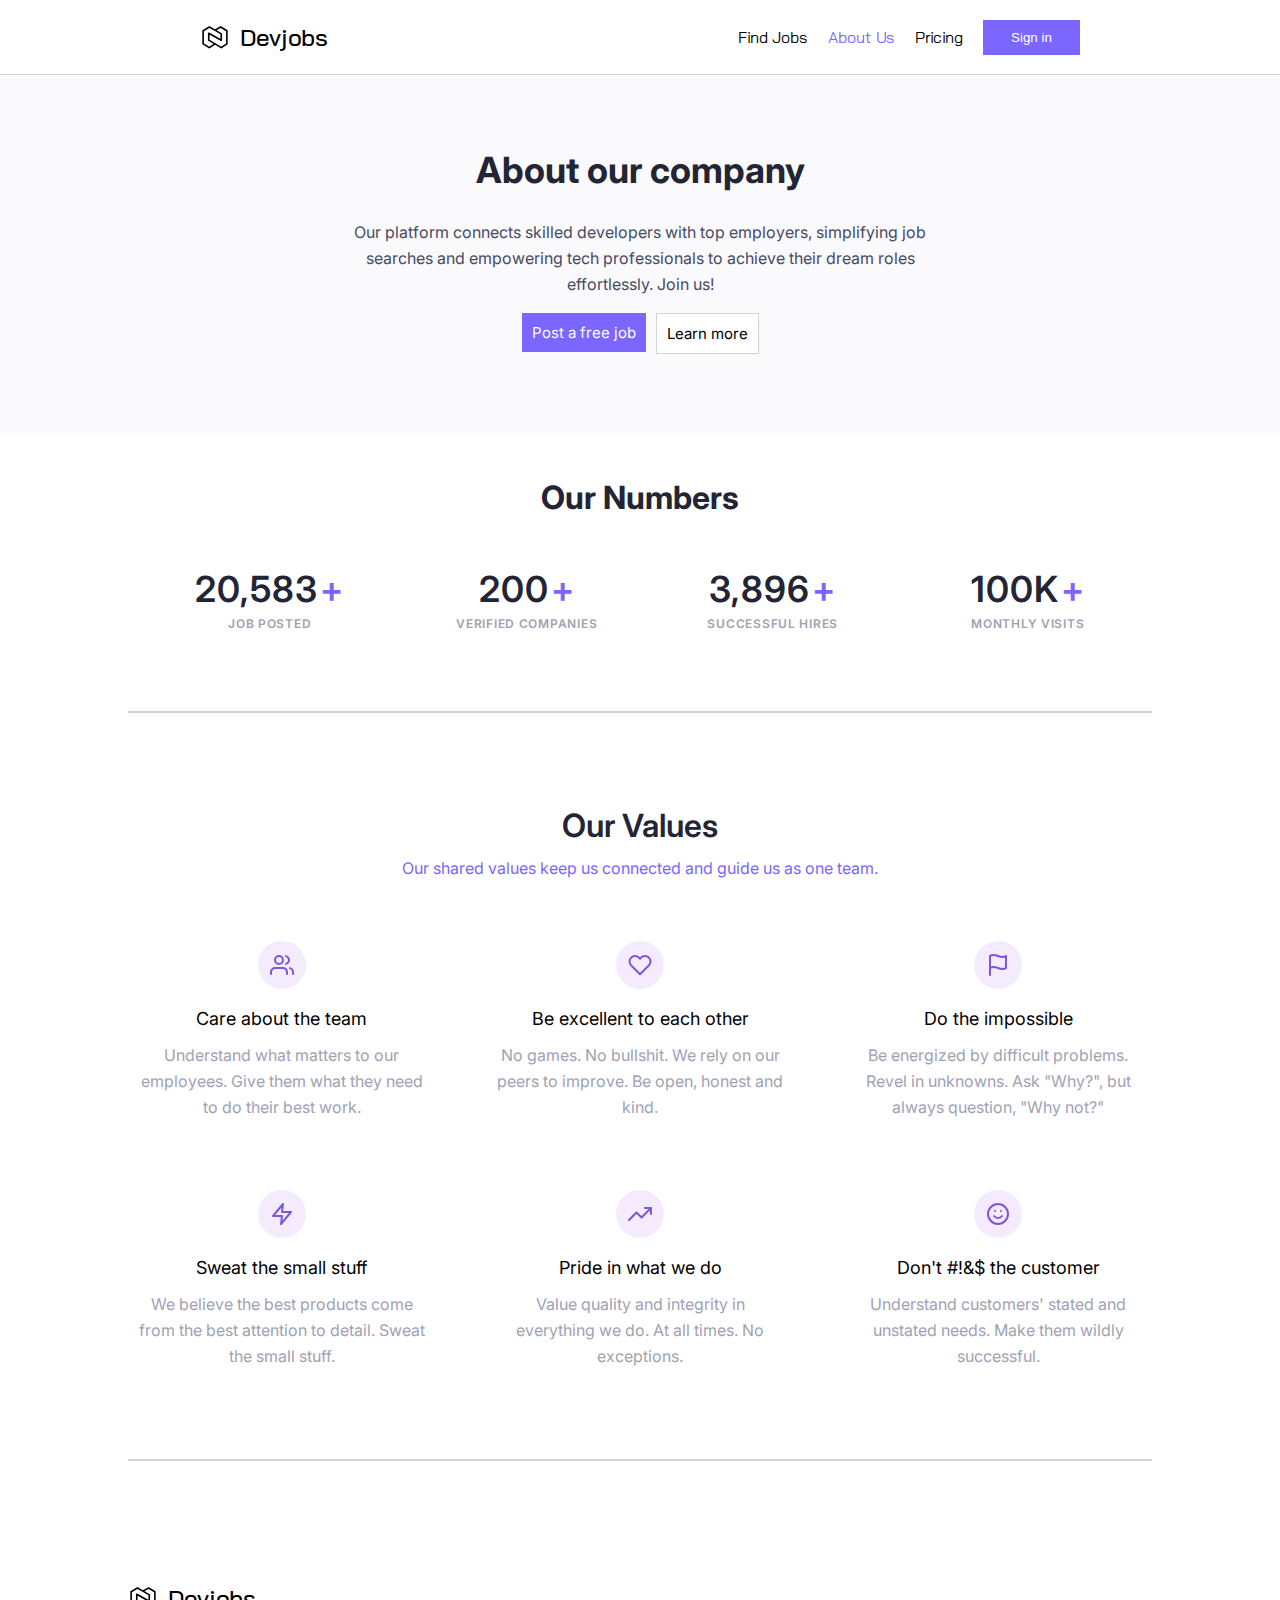
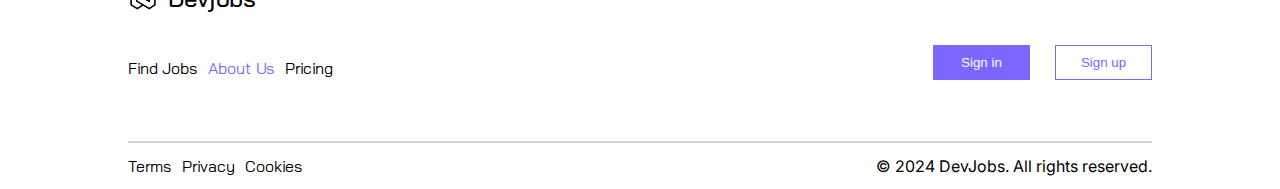
<file: about.html>
<!DOCTYPE html>
<html lang="en">

<head>
    <meta charset="UTF-8">
    <meta name="viewport" content="width=device-width, initial-scale=1.0">
    <title>About Us - DevJobs</title>
    <link rel="stylesheet" href="css/style.css">
    <link rel="stylesheet" href="css/aboutus.css">
    <link rel="stylesheet" href="css/reset.css">

</head>

<body>

    <div>

        <nav class="navbar">

            <div class="navbar-logo">
                <svg width="74" height="74" viewBox="0 0 74 74" fill="none" xmlns="http://www.w3.org/2000/svg">
                    <path
                        d="M36.9997 20.0416L50.8747 12.3333L66.2913 21.4181V54.1234L52.4163 63.2083L21.583 44.7083V27.7499L52.4163 45.0386V29.2916L36.9997 20.0416ZM36.9997 20.0416L23.1247 12.3333L7.70907 21.5833L7.70801 53.9583L23.1247 63.2083L36.9997 53.9583"
                        stroke="black" stroke-width="4" stroke-linecap="round" stroke-linejoin="round" />
                </svg>
                <a href="#">Devjobs</a>

            </div>

            <div class="nav-container">
                <ul class="nav-menu">
                    <li class="nav-item"><a href="./index.html">Find Jobs</a></li>
                    <li class="nav-item active-link"><a href="#" >About Us</a></li>
                    <li class="nav-item"><a href="./pricing.html" >Pricing</a></li>
                </ul>
                <form action="./partials/SignIn.html" class="login-button">
                    <input type="submit" value="Sign in" id="SignIn">
                </form>
            </div>
            <div class="hamburger">
                <span class="bar"></span>
                <span class="bar"></span>
                <span class="bar"></span>
            </div>
        </nav>



        <div class="hero-aboutus">
            <div class="inner-hero">
                <h1 id="her-title">About our company</h1>
                <p>Our platform connects skilled developers with top employers, simplifying job searches and empowering
                    tech professionals to achieve their dream roles effortlessly. Join us!</p>

                <div id="buttonat">
                    <form action="./index.html" method="get">
                        <input type="submit" value="Post a free job" id="post-job">
                    </form>
                    <form action="./index.html">
                        <input type="submit" value="Learn more" id="learn-more">
                    </form>

                </div>
            </div>
        </div>


        <div class="Our-Numbers">
            <div class="display">
                <h1>Our Numbers</h1>
                <div class="Numbers">
                    <div class="numbers-paragraph">
                        <h1>20,583<span>+</span></h1>
                        <p>JOB POSTED</p>
                    </div>

                    <div class="numbers-paragraph">
                        <h1>200<span>+</span></h1>
                        <p>VERIFIED COMPANIES</p>
                    </div>

                    <div class="numbers-paragraph">
                        <h1>3,896<span>+</span></h1>
                        <p>SUCCESSFUL HIRES</p>
                    </div>
                    <div class="numbers-paragraph">
                        <h1>100K<span>+</span></h1>
                        <p>MONTHLY VISITS</p>
                    </div>
                </div>
                <hr>
            </div>

        </div>

        <div class="our-values">
            <div class="our-values-container">
                <div class="our-values-title">
                    <h1>Our Values</h1>
                    <p>Our shared values keep us connected and guide us as one team.</p>
                </div>

                <div class="our-values-cards">
                    <!-- First three cards -->
                    <div class="values">
                        <svg width="48" height="48" viewBox="0 0 48 48" fill="none" xmlns="http://www.w3.org/2000/svg">
                            <rect width="48" height="48" rx="24" fill="#F4EBFF" />
                            <path
                                d="M29 33V31C29 29.9391 28.5786 28.9217 27.8284 28.1716C27.0783 27.4214 26.0609 27 25 27H17C15.9391 27 14.9217 27.4214 14.1716 28.1716C13.4214 28.9217 13 29.9391 13 31V33M35 33V31C34.9993 30.1137 34.7044 29.2528 34.1614 28.5523C33.6184 27.8519 32.8581 27.3516 32 27.13M28 15.13C28.8604 15.3503 29.623 15.8507 30.1676 16.5523C30.7122 17.2539 31.0078 18.1168 31.0078 19.005C31.0078 19.8932 30.7122 20.7561 30.1676 21.4577C29.623 22.1593 28.8604 22.6597 28 22.88M25 19C25 21.2091 23.2091 23 21 23C18.7909 23 17 21.2091 17 19C17 16.7909 18.7909 15 21 15C23.2091 15 25 16.7909 25 19Z"
                                stroke="#7F56D9" stroke-width="2" stroke-linecap="round" stroke-linejoin="round" />
                        </svg>
                        <h4>Care about the team</h4>
                        <p>Understand what matters to our employees. Give them what they need to do their best work.</p>
                    </div>
                    <div class="values">
                        <svg width="48" height="48" viewBox="0 0 48 48" fill="none" xmlns="http://www.w3.org/2000/svg">
                            <rect width="48" height="48" rx="24" fill="#F4EBFF" />
                            <path
                                d="M32.8401 16.61C32.3294 16.099 31.7229 15.6936 31.0555 15.4171C30.388 15.1405 29.6726 14.9982 28.9501 14.9982C28.2276 14.9982 27.5122 15.1405 26.8448 15.4171C26.1773 15.6936 25.5709 16.099 25.0601 16.61L24.0001 17.67L22.9401 16.61C21.9084 15.5783 20.5092 14.9987 19.0501 14.9987C17.5911 14.9987 16.1918 15.5783 15.1601 16.61C14.1284 17.6417 13.5488 19.041 13.5488 20.5C13.5488 21.959 14.1284 23.3583 15.1601 24.39L16.2201 25.45L24.0001 33.23L31.7801 25.45L32.8401 24.39C33.3511 23.8792 33.7565 23.2728 34.033 22.6053C34.3096 21.9379 34.4519 21.2225 34.4519 20.5C34.4519 19.7775 34.3096 19.0621 34.033 18.3946C33.7565 17.7272 33.3511 17.1208 32.8401 16.61V16.61Z"
                                stroke="#7F56D9" stroke-width="2" stroke-linecap="round" stroke-linejoin="round" />
                        </svg>
                        <h4>Be excellent to each other</h4>
                        <p>No games. No bullshit. We rely on our peers to improve. Be open, honest and kind.</p>
                    </div>
                    <div class="values">
                        <svg width="48" height="48" viewBox="0 0 48 48" fill="none" xmlns="http://www.w3.org/2000/svg">
                            <rect width="48" height="48" rx="24" fill="#F4EBFF" />
                            <path
                                d="M16 27C16 27 17 26 20 26C23 26 25 28 28 28C31 28 32 27 32 27V15C32 15 31 16 28 16C25 16 23 14 20 14C17 14 16 15 16 15V27ZM16 27V34"
                                stroke="#7F56D9" stroke-width="2" stroke-linecap="round" stroke-linejoin="round" />
                        </svg>

                        <h4>Do the impossible</h4>
                        <p>Be energized by difficult problems. Revel in unknowns. Ask "Why?", but always question, "Why
                            not?"</p>
                    </div>

                    <!-- Second row Cards -->
                    <div class="values">
                        <svg width="48" height="48" viewBox="0 0 48 48" fill="none" xmlns="http://www.w3.org/2000/svg">
                            <rect width="48" height="48" rx="24" fill="#F4EBFF" />
                            <path d="M25 14L15 26H24L23 34L33 22H24L25 14Z" stroke="#7F56D9" stroke-width="2"
                                stroke-linecap="round" stroke-linejoin="round" />
                        </svg>


                        <h4>Sweat the small stuff</h4>
                        <p>We believe the best products come from the best attention to detail. Sweat the small stuff.
                        </p>
                    </div>
                    <div class="values">
                        <svg width="48" height="48" viewBox="0 0 48 48" fill="none" xmlns="http://www.w3.org/2000/svg">
                            <rect width="48" height="48" rx="24" fill="#F4EBFF" />
                            <path d="M35 18L25.5 27.5L20.5 22.5L13 30M35 18H29M35 18V24" stroke="#7F56D9"
                                stroke-width="2" stroke-linecap="round" stroke-linejoin="round" />
                        </svg>


                        <h4>Pride in what we do</h4>
                        <p>Value quality and integrity in everything we do. At all times. No exceptions.</p>
                    </div>
                    <div class="values">
                        <svg width="48" height="48" viewBox="0 0 48 48" fill="none" xmlns="http://www.w3.org/2000/svg">
                            <rect width="48" height="48" rx="24" fill="#F4EBFF" />
                            <path
                                d="M20 26C20 26 21.5 28 24 28C26.5 28 28 26 28 26M21 21H21.01M27 21H27.01M34 24C34 29.5228 29.5228 34 24 34C18.4772 34 14 29.5228 14 24C14 18.4772 18.4772 14 24 14C29.5228 14 34 18.4772 34 24Z"
                                stroke="#7F56D9" stroke-width="2" stroke-linecap="round" stroke-linejoin="round" />
                        </svg>

                        <h4>Don't #!&$ the customer</h4>
                        <p>Understand customers' stated and unstated needs. Make them wildly successful.</p>
                    </div>
                </div>
                <hr>
            </div>

        </div>

    </div>


    <footer id="footer">
        <div class="footer-container-row-1">
            <div class="logo">
                <svg width="74" height="74" viewBox="0 0 74 74" fill="none" xmlns="http://www.w3.org/2000/svg">
                    <path
                        d="M36.9997 20.0416L50.8747 12.3333L66.2913 21.4181V54.1234L52.4163 63.2083L21.583 44.7083V27.7499L52.4163 45.0386V29.2916L36.9997 20.0416ZM36.9997 20.0416L23.1247 12.3333L7.70907 21.5833L7.70801 53.9583L23.1247 63.2083L36.9997 53.9583"
                        stroke="black" stroke-width="4" stroke-linecap="round" stroke-linejoin="round" />
                </svg>
                <a href="#">Devjobs</a>

            </div>
        </div>
        <div class="footer-pages">
            <ul>
                <li><a href="./index.html">Find Jobs</a></li>
                <li class="active-link"> <a href="./about.html">About Us</a></li>
                <li> <a href="./pricing.html">Pricing</a></li>
            </ul>
            <div class="login-button">
                <form action="./partials/SignIn.html">
                    <input type="submit" value="Sign in" id="SignIn">
                
                </form>
                <form action="./partials/SignUp.html">
                    <input type="submit" value="Sign up" id="signup-button">
                </form>
            </div>

        </div>
        <hr>





        <div class="footer-copyright">
            <ul>
                <li>Terms</li>
                <li>Privacy</li>
                <li>Cookies</li>
            </ul>
            <div style="align-content: center;">
                <p id="copyright">&copy; 2024 DevJobs. All rights reserved.</p>
            </div>
        </div>

    </footer>




    <script src="js/main.js"></script>

</body>

</html>
</file>
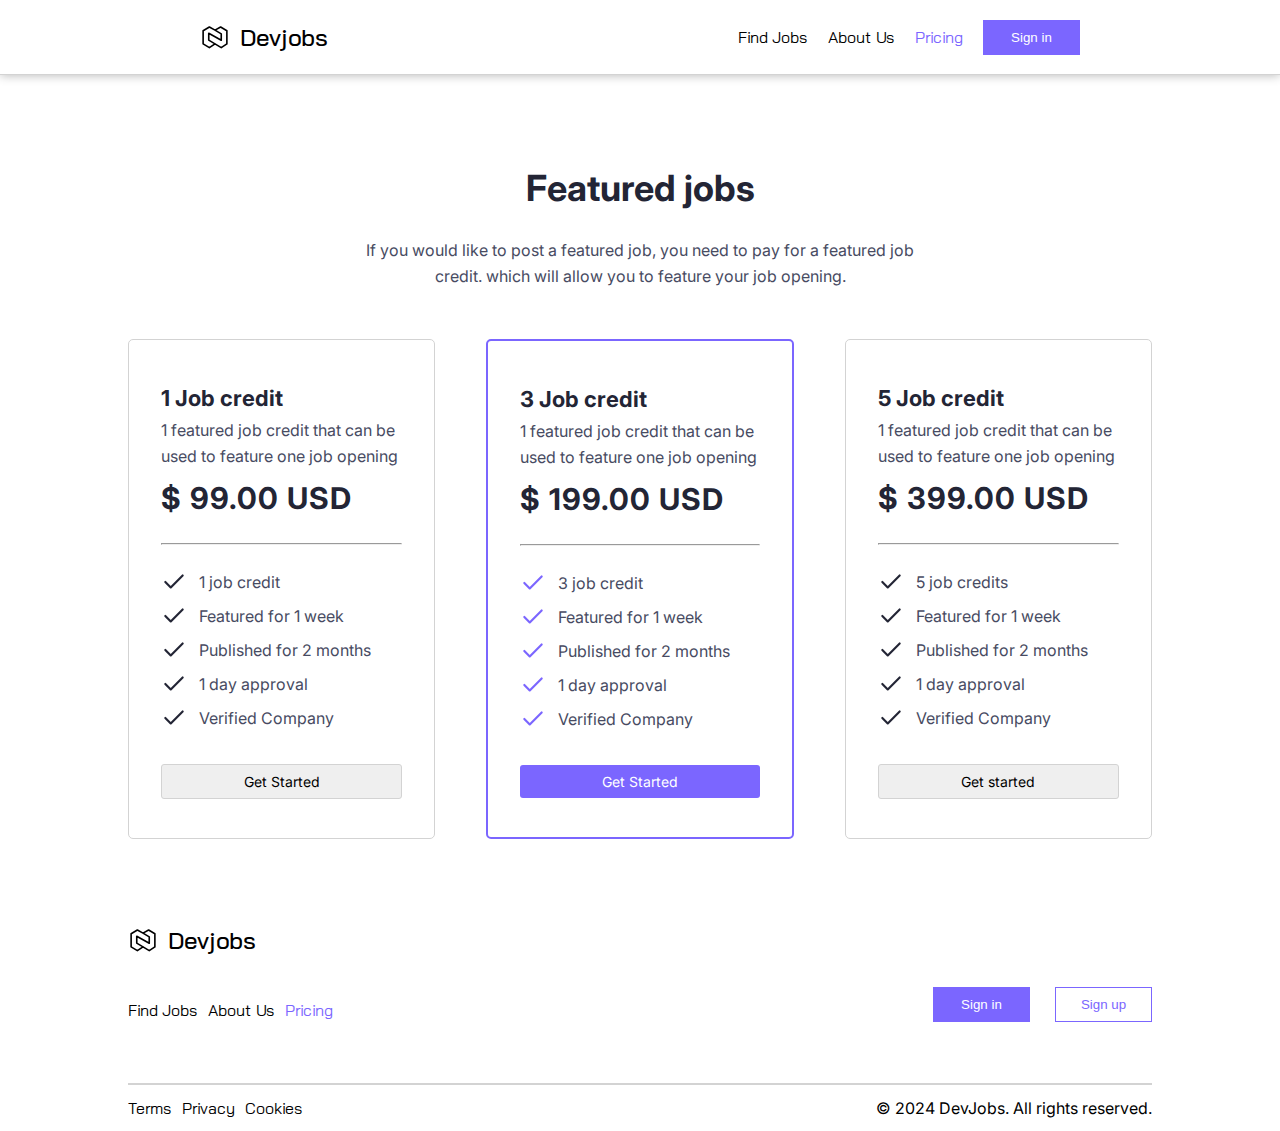
<file: pricing.html>
<!DOCTYPE html>
<html lang="en">
<head>
    <meta charset="UTF-8">
    <meta name="viewport" content="width=device-width, initial-scale=1.0">
    <link rel="stylesheet" href="./css/reset.css">
    <link rel="stylesheet" href="./css/pricing.css">
    <link rel="stylesheet" href="./css/style.css">

    <title>Pricing</title>
</head>
<body>

    <nav class="navbar">

        <div class="navbar-logo">
            <svg width="74" height="74" viewBox="0 0 74 74" fill="none" xmlns="http://www.w3.org/2000/svg">
                <path
                    d="M36.9997 20.0416L50.8747 12.3333L66.2913 21.4181V54.1234L52.4163 63.2083L21.583 44.7083V27.7499L52.4163 45.0386V29.2916L36.9997 20.0416ZM36.9997 20.0416L23.1247 12.3333L7.70907 21.5833L7.70801 53.9583L23.1247 63.2083L36.9997 53.9583"
                    stroke="black" stroke-width="4" stroke-linecap="round" stroke-linejoin="round" />
            </svg>

            <a href="#">Devjobs</a>

        </div>

        <div class="nav-container">
            <ul class="nav-menu">
                <li class="nav-item"><a href="./index.html" >Find Jobs</a></li>
                <li class="nav-item"><a href="./about.html">About Us</a></li>
                <li class="nav-item active-link"><a href="#">Pricing</a></li>
            </ul>
            <form action="./partials/SignIn.html" class="login-button">
                <input type="submit" value="Sign in" id="SignIn">
            </form>
        </div>




        <div class="hamburger">
            <span class="bar"></span>
            <span class="bar"></span>
            <span class="bar"></span>
        </div>
    </nav>


    <div class="pricing-hero-container">
        <div class="inner-hero">
            <h1>Featured jobs</h1>
            <p>If you would like to post a featured job, you need to pay for a featured job credit. which will allow you to feature your job opening.</p>
        </div>
    </div>

    <div class="pricing-cards-container">
        <div class="inner-pricing-cards">
            <div id="cards">
                <div class="cards-content">
                    <h3>1 Job credit</h3>
                    <p>1 featured job credit that can be
                         used to feature one job opening</p>
                    <h1>$ 99.00 USD</h1>
                </div>
                <hr>

                <div class="pricing-features">
                    <div class="feature-1">
                        <svg width="100%" height="100%" viewBox="0 0 24 24" fill="none" xmlns="http://www.w3.org/2000/svg">
                            <path d="M20 6L9 17L4 12" stroke="currentColor" stroke-width="2" stroke-linecap="round" stroke-linejoin="round"/>
                            </svg>
                            <p>1 job credit</p>
                    </div>
                    <div class="feature-1">
                        <svg width="100%" height="100%" viewBox="0 0 24 24" fill="none" xmlns="http://www.w3.org/2000/svg">
                            <path d="M20 6L9 17L4 12" stroke="currentColor" stroke-width="2" stroke-linecap="round" stroke-linejoin="round"/>
                            </svg>
                            <p>Featured for 1 week</p>
                    </div>
                    <div class="feature-1">
                        <svg width="100%" height="100%" viewBox="0 0 24 24" fill="none" xmlns="http://www.w3.org/2000/svg">
                            <path d="M20 6L9 17L4 12" stroke="currentColor" stroke-width="2" stroke-linecap="round" stroke-linejoin="round"/>
                            </svg>
                            <p>Published for 2 months</p>
                    </div>
                    <div class="feature-1">
                        <svg width="100%" height="100%" viewBox="0 0 24 24" fill="none" xmlns="http://www.w3.org/2000/svg">
                            <path d="M20 6L9 17L4 12" stroke="currentColor" stroke-width="2" stroke-linecap="round" stroke-linejoin="round"/>
                            </svg>
                            <p>1 day approval</p>
                    </div>
                    <div class="feature-1">
                        <svg width="100%" height="100%" viewBox="0 0 24 24" fill="none" xmlns="http://www.w3.org/2000/svg">
                            <path d="M20 6L9 17L4 12" stroke="currentColor" stroke-width="2" stroke-linecap="round" stroke-linejoin="round"/>
                            </svg>
                            <p>Verified Company</p>
                    </div>
                    <input type="submit" value="Get Started">
                </div>

               
            </div>





            <!-- SECOND CARD -->
            <div id="cards">
                <div class="cards-content">
                    <h3>3 Job credit</h3>
                    <p>1 featured job credit that can be
                         used to feature one job opening</p>
                    <h1>$ 199.00 USD</h1>
                </div>
                <hr>

                <div class="pricing-features">
                    <div class="feature-1">
                        <svg width="100%" height="100%" viewBox="0 0 24 24" fill="none" xmlns="http://www.w3.org/2000/svg">
                            <path d="M20 6L9 17L4 12" stroke="currentColor" stroke-width="2" stroke-linecap="round" stroke-linejoin="round"/>
                            </svg>
                            <p>3 job credit</p>
                    </div>
                    <div class="feature-1">
                        <svg width="100%" height="100%" viewBox="0 0 24 24" fill="none" xmlns="http://www.w3.org/2000/svg">
                            <path d="M20 6L9 17L4 12" stroke="currentColor" stroke-width="2" stroke-linecap="round" stroke-linejoin="round"/>
                            </svg>
                            <p>Featured for 1 week</p>
                    </div>
                    <div class="feature-1">
                        <svg width="100%" height="100%" viewBox="0 0 24 24" fill="none" xmlns="http://www.w3.org/2000/svg">
                            <path d="M20 6L9 17L4 12" stroke="currentColor" stroke-width="2" stroke-linecap="round" stroke-linejoin="round"/>
                            </svg>
                            <p>Published for 2 months</p>
                    </div>
                    <div class="feature-1">
                        <svg width="100%" height="100%" viewBox="0 0 24 24" fill="none" xmlns="http://www.w3.org/2000/svg">
                            <path d="M20 6L9 17L4 12" stroke="currentColor" stroke-width="2" stroke-linecap="round" stroke-linejoin="round"/>
                            </svg>
                            <p>1 day approval</p>
                    </div>
                    <div class="feature-1">
                        <svg width="100%" height="100%" viewBox="0 0 24 24" fill="none" xmlns="http://www.w3.org/2000/svg">
                            <path d="M20 6L9 17L4 12" stroke="currentColor" stroke-width="2" stroke-linecap="round" stroke-linejoin="round"/>
                            </svg>
                            <p>Verified Company</p>
                    </div>
                    <input type="submit" value="Get Started">
                </div>
            </div>


            <!-- THIRD CARD -->
            <div id="cards">
                <div class="cards-content">
                    <h3>5 Job credit</h3>
                    <p>1 featured job credit that can be
                         used to feature one job opening</p>
                    <h1>$ 399.00 USD</h1>
                </div>
                <hr>

                <div class="pricing-features">
                    <div class="feature-1">
                        <svg width="100%" height="100%" viewBox="0 0 24 24" fill="none" xmlns="http://www.w3.org/2000/svg">
                            <path d="M20 6L9 17L4 12" stroke="currentColor" stroke-width="2" stroke-linecap="round" stroke-linejoin="round"/>
                            </svg>
                            <p>5 job credits</p>
                    </div>
                    <div class="feature-1">
                        <svg width="100%" height="100%" viewBox="0 0 24 24" fill="none" xmlns="http://www.w3.org/2000/svg">
                            <path d="M20 6L9 17L4 12" stroke="currentColor" stroke-width="2" stroke-linecap="round" stroke-linejoin="round"/>
                            </svg>
                            <p>Featured for 1 week</p>
                    </div>
                    <div class="feature-1">
                        <svg width="100%" height="100%" viewBox="0 0 24 24" fill="none" xmlns="http://www.w3.org/2000/svg">
                            <path d="M20 6L9 17L4 12" stroke="currentColor" stroke-width="2" stroke-linecap="round" stroke-linejoin="round"/>
                            </svg>
                            <p>Published for 2 months</p>
                    </div>
                    <div class="feature-1">
                        <svg width="100%" height="100%" viewBox="0 0 24 24" fill="none" xmlns="http://www.w3.org/2000/svg">
                            <path d="M20 6L9 17L4 12" stroke="currentColor" stroke-width="2" stroke-linecap="round" stroke-linejoin="round"/>
                            </svg>
                            <p>1 day approval</p>
                    </div>
                    <div class="feature-1">
                        <svg width="100%" height="100%" viewBox="0 0 24 24" fill="none" xmlns="http://www.w3.org/2000/svg">
                            <path d="M20 6L9 17L4 12" stroke="currentColor" stroke-width="2" stroke-linecap="round" stroke-linejoin="round"/>
                            </svg>
                            <p>Verified Company</p>
                    </div>
                    <input type="submit" value="Get started">
                </div>
            </div>

        </div>
        
    </div>
    <div>
        <footer id="footer">
           <div class="footer-container-row-1">
   
               <div class="logo">
                   <svg width="74" height="74" viewBox="0 0 74 74" fill="none" xmlns="http://www.w3.org/2000/svg">
                       <path
                           d="M36.9997 20.0416L50.8747 12.3333L66.2913 21.4181V54.1234L52.4163 63.2083L21.583 44.7083V27.7499L52.4163 45.0386V29.2916L36.9997 20.0416ZM36.9997 20.0416L23.1247 12.3333L7.70907 21.5833L7.70801 53.9583L23.1247 63.2083L36.9997 53.9583"
                           stroke="black" stroke-width="4" stroke-linecap="round" stroke-linejoin="round" />
                   </svg>
                   <a href="#" style="color: inherit;">Devjobs</a>
   
               </div>
           </div>
           <div class="footer-pages">
               <ul>
                   <li><a href="./index.html">Find Jobs</a></li>
                   <li> <a href="./about.html">About Us</a></li>
                   <li  class="active-link"> <a href="#">Pricing</a></li>
               </ul>
               <div class="login-button">
                <form action="./partials/SignIn.html">
                    <input type="submit" value="Sign in" id="SignIn">
                
                </form>
                <form action="./partials/SignUp.html">
                    <input type="submit" value="Sign up" id="signup-button">
                </form>
               </div>
   
           </div>
           <hr>
   
   
   
   
   
           <div class="footer-copyright">
               <ul>
                   <li>Terms</li>
                   <li>Privacy</li>
                   <li>Cookies</li>
               </ul>
               <div style="align-content: center;">
                   <p id="copyright">&copy; 2024 DevJobs. All rights reserved.</p>
               </div>
           </div>
   
           </footer>
       </div>



    <script src="./js/main.js"></script>

    
</body>
</html>
</file>
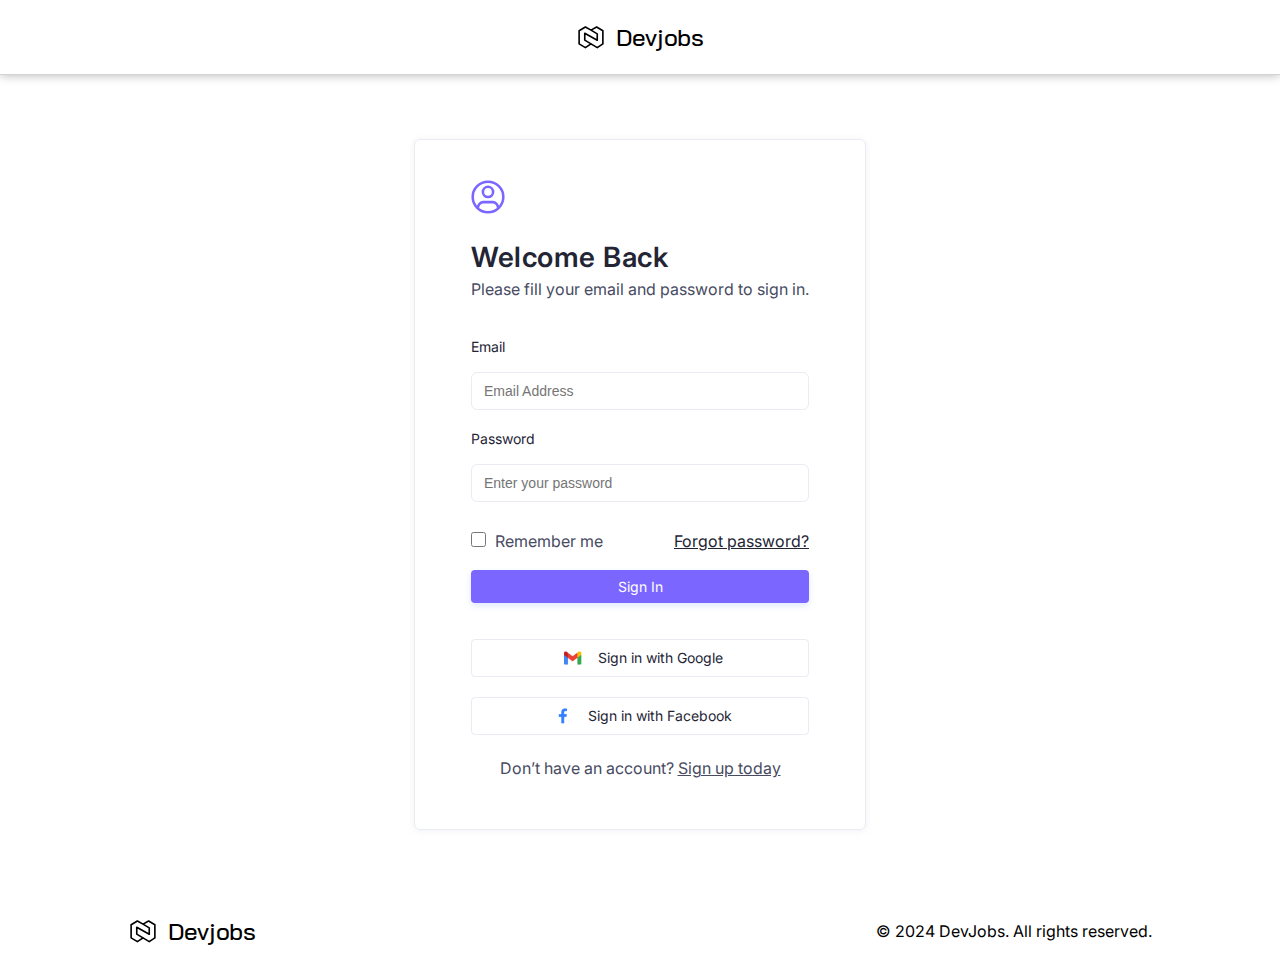
<file: partials/SignIn.html>
<!DOCTYPE html>
<html lang="en">
<head>
    <meta charset="UTF-8">
    <meta name="viewport" content="width=device-width, initial-scale=1.0">
    <link rel="stylesheet" href="../css/style.css">
    <link rel="stylesheet" href="../css/reset.css">
    <link rel="stylesheet" href="../css/pages/sign-in.css">
    <title>Sign in</title>
</head>
<body>
    <nav class="navbar">

        <div class="navbar-logo">
            <svg width="74" height="74" viewBox="0 0 74 74" fill="none" xmlns="http://www.w3.org/2000/svg">
                <path
                    d="M36.9997 20.0416L50.8747 12.3333L66.2913 21.4181V54.1234L52.4163 63.2083L21.583 44.7083V27.7499L52.4163 45.0386V29.2916L36.9997 20.0416ZM36.9997 20.0416L23.1247 12.3333L7.70907 21.5833L7.70801 53.9583L23.1247 63.2083L36.9997 53.9583"
                    stroke="black" stroke-width="4" stroke-linecap="round" stroke-linejoin="round" />
            </svg>

            <a href="../index.html">Devjobs</a>

        </div>
            
    </nav>
    <div class="signin-container">
        
        <div class="sign-inner-card">
            <div class="signin-svg">
                <svg width="34" height="34" viewBox="0 0 20 20" fill="none" xmlns="http://www.w3.org/2000/svg">
                    <path d="M16 16.7083C16 15.0886 14.8283 13 13 13H7C5.17172 13 4 15.0886 4 16.7083M1 10C1 5.02944 5.02944 1 10 1C14.9706 1 19 5.02944 19 10C19 14.9706 14.9706 19 10 19C5.02944 19 1 14.9706 1 10ZM13 7C13 8.65685 11.6569 10 10 10C8.34315 10 7 8.65685 7 7C7 5.34315 8.34315 4 10 4C11.6569 4 13 5.34315 13 7Z" stroke="#7B66FF" stroke-width="1.5"/>
                  </svg>
            </div>
            
              <h2>Welcome Back</h2>
              <p>Please fill your email and password to sign in.</p>
              
            <div class="form-container">
                <form action="" id="signinForm">
                    <label for="email">Email</label>
                    <input type="email" name="email" id="email" placeholder="Email Address">
                    <span class="error" id="emailError"></span>



                    <label for="password" class="password">Password</label>
                    <input type="password" name="passwrod" id="password" placeholder="Enter your password">
                    <span class="error" id="passwordError"></span>


                    <div class="remember-me">
                        <label>
                            <input type="checkbox" name="option1" value="Option 1"> Remember me
                        </label>
                        <p>Forgot password?</p>
                    </div>
                    <button type="submit" id="SignInBtn">Sign In</button>




                    <div class="login-socials">
                        
                            <a href="https://www.google.com/">
                                <img src="../assets/images/Gmail.png" alt="">
                                <p>Sign in with Google</p>
                            </a>
                            <a href="https://www.facebook.com/">
                                <img src="../assets/images/Facebook.png" alt="">
                                <p>Sign in with Facebook</p>
                            </a>
                            
                            <p>Don’t have an account? <span> <a href="./SignUp.html">Sign up today</a> </span></p>
                        
                    </div>
                    
                    
                </form>
            </div>
        </div>

 
    </div>


    <footer id="footer">
        <div class="footer-container-row-1">
            <div class="logo">
                <svg width="74" height="74" viewBox="0 0 74 74" fill="none" xmlns="http://www.w3.org/2000/svg">
                    <path
                        d="M36.9997 20.0416L50.8747 12.3333L66.2913 21.4181V54.1234L52.4163 63.2083L21.583 44.7083V27.7499L52.4163 45.0386V29.2916L36.9997 20.0416ZM36.9997 20.0416L23.1247 12.3333L7.70907 21.5833L7.70801 53.9583L23.1247 63.2083L36.9997 53.9583"
                        stroke="black" stroke-width="4" stroke-linecap="round" stroke-linejoin="round" />
                </svg>
                <a href="#">Devjobs</a>


            </div>
            <div class="footer-copyright">

                <div style="align-content: center;">
                    <p id="copyright">&copy; 2024 DevJobs. All rights reserved.</p>
                </div>
            </div>
        </div>
    </footer>

    <script src="../js/auth.js"></script>
</body>
</html>
</file>
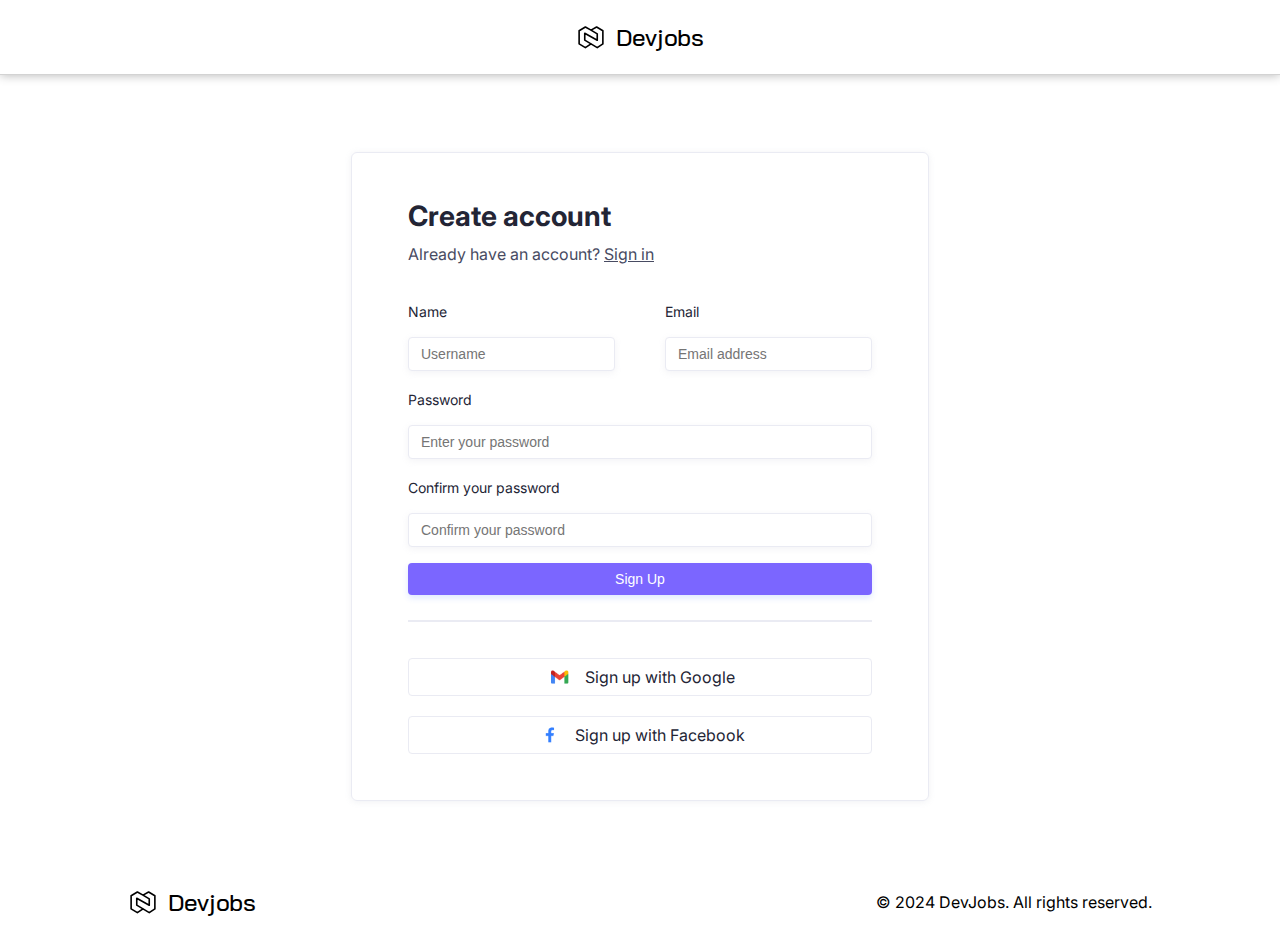
<file: partials/SignUp.html>
<!DOCTYPE html>
<html lang="en">

<head>
    <meta charset="UTF-8">
    <meta name="viewport" content="width=device-width, initial-scale=1.0">
    <link rel="stylesheet" href="../css/style.css">
    <link rel="stylesheet" href="../css/reset.css">
    <link rel="stylesheet" href="../css/pages/sign-up.css">
    <title>Sign Up</title>
</head>

<body>
    <nav class="navbar">

        <div class="navbar-logo">
            <svg width="74" height="74" viewBox="0 0 74 74" fill="none" xmlns="http://www.w3.org/2000/svg">
                <path
                    d="M36.9997 20.0416L50.8747 12.3333L66.2913 21.4181V54.1234L52.4163 63.2083L21.583 44.7083V27.7499L52.4163 45.0386V29.2916L36.9997 20.0416ZM36.9997 20.0416L23.1247 12.3333L7.70907 21.5833L7.70801 53.9583L23.1247 63.2083L36.9997 53.9583"
                    stroke="black" stroke-width="4" stroke-linecap="round" stroke-linejoin="round" />
            </svg>

            <a href="../index.html">Devjobs</a>

        </div>

    </nav>


    <div class="sign-up-container">
        <div class="sign-up-cards">
            <!-- Card for existing users -->
            <div class="sign-up-card" id="test">
                <h2>Create account</h2>
                <p>
                    Already have an account? 
                    <span><a href="./SignIn.html">Sign in</a></span>
                </p>
    
                <div class="form-container">
                    <form action="" id="sign-up">
                        <!-- Labels and inputs for name and email -->
                        <div class="form-group">
                            <div class="labels">
                                <label for="username">Name</label>
                                <label for="email">Email</label>
                            </div>
                            <div class="inputs">
                                <div class="username">
                                    <input type="text" id="username" name="username" placeholder="Username">
                                    <span class="error" id="usernameError"></span>
                                </div>
                                
                                <div class="email">
                                    <input type="email" id="email" name="email" placeholder="Email address">
                                    <span class="error" id="emailError"></span>
                                </div>
                                
                            </div>
                        </div>
    
              
                        <div class="password">
                            <label for="password">Password</label>
                            <input type="password" name="password" id="password" placeholder="Enter your password">
                            <span class="error" id="passwordError"></span>
    
                            <label id="confirm-pw" for="confirmPassword">Confirm your password</label>
                            <input type="password" name="confirmPassword" id="confirmPassword" placeholder="Confirm your password">
                            <span class="error" id="confirmPasswordError"></span>
                        </div>
    
                        
                        <button type="submit">Sign Up</button>
                        <hr>
    
              
                        <div class="login-socials">
                            <a href="https://www.google.com/">
                                <img src="../assets/images/Gmail.png" alt="Google">
                                <p>Sign up with Google</p>
                            </a>
                            <a href="https://www.facebook.com/">
                                <img src="../assets/images/Facebook.png" alt="Facebook">
                                <p>Sign up with Facebook</p>
                            </a>
                        </div>
    
               
                        
                    </form>
                
                </div>
            </div>

        </div>
    </div>

    
        
     <footer id="footer">
        <div class="footer-container-row-1">
            <div class="logo">
                <svg width="74" height="74" viewBox="0 0 74 74" fill="none" xmlns="http://www.w3.org/2000/svg">
                    <path
                        d="M36.9997 20.0416L50.8747 12.3333L66.2913 21.4181V54.1234L52.4163 63.2083L21.583 44.7083V27.7499L52.4163 45.0386V29.2916L36.9997 20.0416ZM36.9997 20.0416L23.1247 12.3333L7.70907 21.5833L7.70801 53.9583L23.1247 63.2083L36.9997 53.9583"
                        stroke="black" stroke-width="4" stroke-linecap="round" stroke-linejoin="round" />
                </svg>
                <a href="#">Devjobs</a>


            </div>
            <div class="footer-copyright">

                <div style="align-content: center;">
                    <p id="copyright">&copy; 2024 DevJobs. All rights reserved.</p>
                </div>
            </div>
        </div>
    </footer>



    <!-- SCRIPT JS -->
    <script src="../js/sign-up.js"></script>

</body>

</html>
</file>
<file: css/style.css>
/* FONT */
@import url('https://fonts.googleapis.com/css2?family=Bai+Jamjuree:ital,wght@0,200;0,300;0,400;0,500;0,600;0,700;1,200;1,300;1,400;1,500;1,600;1,700&family=Inter:ital,opsz,wght@0,14..32,100..900;1,14..32,100..900&family=Merriweather:ital,wght@0,300;0,400;0,700;0,900;1,300;1,400;1,700;1,900&family=Playfair+Display:ital,wght@0,400..900;1,400..900&display=swap');

/* ------------------------------------------------ */





.navbar{
    display: flex;
    justify-content: space-around;
    align-items: center;
    border-bottom: 0.5px solid lightgrey;
    box-shadow: 0 0 10px rgba(0, 0, 0, 0.3); /* Shadow effect */
  }


  .navbar-logo{
    display: flex;
  }
  .navbar-logo  > a{
    color: black;
    font-size: x-large;
    font-family: "Bai Jamjuree", serif;
    font-weight: 500;
    font-style: normal;
  }

  .navbar-logo > a{
    align-self: center;
  }
  .navbar-logo> svg{
    min-height: 70px;
    width: 40px;
    padding-right: 10px;
    color: #7B66FF;
    text-align: center;
  }

  .nav-container{
    display: flex;
    align-items: center;
  }
  .nav-container > .login-button{
    margin-left: 10px;
  }

  .hamburger{
    display: none;
    cursor: pointer;
    
  }
  .bar{
    display: block;
    width: 25px;
    height: 3px;
    margin: 5px auto;
    -webkit-transition: all 0.3s ease-in-out;
    transition: all 0.3s ease-in-out;
    background-color: #484b62;
  }
  .nav-menu  a {
    transition: all 0.5s ease-in-out;
  }
  .nav-menu  a:hover{
    color: #7B66FF;
  }
/* ------------------------------------------------ */








/* Ndryshojme display te divit login-button ne flex per te bere center buttonin
dhe te jete ne te njejten vije ne header */



/* BUTTONAT  */
.login-button{
    display: flex;
}

.login-button >form> input{
    background-color: #7B66FF;
    outline: none;
    border: none;
    color: white;
    width: 97px;
    height: 35px;
    cursor: pointer;
}

.login-button > input{
    background-color: #7B66FF;
    outline: none;
    border: none;
    color: white;
    width: 97px;
    height: 35px;
    cursor: pointer;
}

/* ------------------------------------------------ */





/* LISTAT */
ul{
    display: flex;
    list-style-type: none;
    align-items: center;
    
}

ul > li{
    padding: 10px;
    font-family: "Bai Jamjuree", sans-serif;
    font-weight: 400;
    font-style: normal;
}
/* ------------------------------------------------ */


/* Slider (HERO section) */

.container-slider{
    display: flex;
    background: url(../assets/images/background2.jpg) no-repeat center center;
    background-size: cover;
    height: 55vh;
    justify-content: center;
    align-items: center;
    flex-direction: column;
    
}


.container-slider > p,
.container-slider > h1{
    font-family: "Inter", sans-serif;
    font-optical-sizing: auto;
    font-style: normal;
    margin: 0;
    padding: 25px;
    
}

.container-slider > h1{
    font-weight: 400;
    font-size: 50px;
    line-height: 1.2;
}

.container-slider > p{
    font-size: 25px;
    color: #7B66FF;
}
.container-slider> .p-black{
    color: black;
    font-size: large;    
}
/* ------------------------------------------------ */










/* Container companies */


.container-companies{
    margin-top: 30px;
    display: flex;
    flex-direction: column;
    align-items: center;  
    font-family: "Inter", sans-serif;
    font-optical-sizing: auto;
    font-style: normal;
}


.trusted-companies{
    color: #484b62;
    font-weight: 400;
    word-spacing: 1px;
    letter-spacing: 1px;

}

.container-companies > div > img{
    padding: 0 40px 0 40px;
    margin-top: 25px;
}

.container-companies > .job-cards{
    display: flex;
    flex-wrap: wrap;
    width: 80%;
    justify-content: center;
    gap: 20px;
    margin-top: 80px;
}

.job-cards svg{
    border-radius: 5px;
}

.cards{
    border-radius:5px;
    width: 347px;
    height: 375px;
    border: 0.5px solid rgb(173, 171, 171);
    text-wrap: wrap;
    padding: 25px 0 0 25px;
    transition: transform 0.3s ease, box-shadow 0.3s ease;
}
/* ------------------------------------------------ */







/* Hovers ne cards */

.cards:hover{
    box-shadow: 0 0 7px 5px #7a66ffab;
}

.cards:hover > h4{
    color: #7B66FF;
}



.cards > #company-title{
    color: #a0a2b3;
    margin: 10px 0 0 0;
    font-size: 12px;
    font-weight: 600;
    letter-spacing: 1px;
}

.cards > h4{
    margin: 0;
    font-size: 18px;
    transition: color 0.3s ease;
}

.cards > p{
    color: #484b62;
    margin: 5px 0 0 0;
}
 #paragraph{
    height: 104px;
}


#cards-header-link:visited{
    color:black;
}



.google-card > svg{
    border: 0.5px solid rgba(192, 189, 189, 0.539) ;
    border-radius: 5px;
}




/* ------------------------------------------------ */






/* FOOTER */
footer{
    display: flex;
    flex-direction: column;
    width: 80%;
    margin-left: 10%;
    margin-top: 5%;

}

footer>hr{
    margin-top: 50px;
    border:0.7px solid lightgrey;
}

.footer-container-row-1{
    display: flex;
    justify-content: flex-start;
}

.footer-container-row-1 > .logo > svg{
    min-height: 70px;
    width: 40px;
    padding-right: 10px;
    color: #7B66FF;
    text-align: center;
}
.footer-container-row-1 > .logo> a{
    font-size: x-large;
    font-family: "Bai Jamjuree", serif;
    font-weight: 500;
    font-style: normal;
    
}
.logo{
    display: flex;
    align-items: center;
}

.footer-pages{
    display:flex;
    justify-content: space-between;
    margin-top: 10px;
}

footer li{
    padding-left: 0;
}



.footer-pages> .login-button >form > input{
    margin-left: 25px;
}



 #signup-button{
    border: 1px solid #7B66FF;
    background-color: white;
    color: #7B66FF;
}

.footer-copyright{
    display: flex;
    justify-content: space-between;
}

.footer-copyright  p{
    font-family: "Inter", sans-serif;
    font-optical-sizing: auto;
    font-style: normal;
}





.footer-pages > ul > li > a:hover{
    transition: 0.4s ease;
    color: #7B66FF;
}


#SignIn:hover{
    transition: 0.1s ease;
    background-color: white;
    color: #7B66FF;
    border: 1px solid #7B66FF;
}


 /* ------------------------------------------------ */













/* Media Queries */

@media only screen and (min-width: 600px) and (max-width:768px){
    .cards{
        width: 100%;
    }
}





 @media only screen and (max-width: 600px) {
  

    .cards > p{
        display: none;
    }

    .cards{
        width: 100%;
        display: flex;
        align-items: center;
        gap: 30px;
        padding: 20px;
        transition: none;
    }

    a{
        width: 100%;
    }

    .cards:hover{
        box-shadow: none;
    }

    .cards:hover > h4{
        color: black;
    }

    .footer-container-row-1{
        flex:1;
    }

    .footer-pages{
        flex-direction: column;
    }
    .footer-pages > .login-button{
        margin-top: 35px;
        display: flex;
        justify-content: flex-start;
        flex-direction: column;
        gap: 15px;
    }




    .footer-pages > .login-button > input{
        width: 100%;
        margin-left: 0;
    }




 



    .footer-pages > ul{
        display: flex;
        flex-wrap: wrap;
        justify-content: space-between;
    }

    .footer-pages > ul > li{
        flex: 1 1 200px;
        
    }

    .footer-copyright{
        display: flex;
        flex-direction: column;
        text-align: center;
        align-items: center;
    }

    


 }

 @media (min-width: 768px) {
    .cards:hover {
      transform: translateY(-10px); /* Leviz ne Y axis*/
    }
  }



  /* Media query BURGER */

  @media(max-width:768px){
    .hamburger{
        display: block;
    }

    .hamburger.active .bar:nth-child(2){
        opacity:0;
    }
    .hamburger.active .bar:nth-child(1){
        transform: translateY(8px) rotate(45deg);
    }
    .hamburger.active .bar:nth-child(3){
        transform: translateY(-8px) rotate(-45deg);
    }

    .navbar-logo>svg{
        width: 45px;
    }
    
    .nav-container > .nav-menu{
        flex-direction: column;
    }
    .nav-container{
        position: fixed;
        left: -100%;
        top: 70px;
        gap: 0;
        flex-direction: column;
        width: 100%;
        text-align: center;
        transition: 0.3s;
        background-color: white;
    }
    .nav-item{  
        margin: 16px 0;
    }
    .nav-container.active{
        left: 0;
    }

    .nav-container> .login-button {
        display: flex;
        justify-content: center;
        width: 80%;
    }
    .login-button > input{
        width: 100%;
    }

    

  }










  /* SLIDER  me js ne ligjeraten tjeter java 9*/

  .slider{
    margin-top: 50px;
    width: 100%;
    height: 50vh;
    display: flex;
    background-color: #7B66FF;
    align-items: center;
    justify-content: center;
    gap: 20px;
    
  } 

  .slider-title{
    font-family: "Inter", sans-serif;
    color: white;
    font-size: 80px;
    height: fit-content;
  }
  .slider-title > h1{
    height: fit-content;
  }
  .slider svg{
    width: 200px;
    height: 200px;
  }


  .slider-container {
    width: 30%;
    height: 80%;
    position: relative;
    overflow: hidden;
    background: #fff;
    border-radius: 10px;
    box-shadow: 0 4px 6px rgba(0, 0, 0, 0.1);
    display: flex;
    
}

.slider-wrapper {
    display: flex;
    width: 100%;
    height: 100%;
    transition: transform 0.5s ease-in-out;
}

.card {
    flex: 0 0 100%;
    max-width: 100%;
    text-align: center;
    padding: 20px;
    box-sizing: border-box;
    background: white;
    color: blue;
    border-radius: 10px;
    font-size: 1.5em;
    height: 100%;
    display: flex;
    justify-content: center;
    align-items: center;
}

.side-button {
    background-color: inherit;
    color: white;
    border: none;
    border-radius: 50%;
    width: 70px;
    height: 70px;
    cursor: pointer;
    display: flex;
    justify-content: center;
    align-items: center;
    font-size: 5.5em;
    z-index: 1;
    transition: background-color 0.3s;
}


#prevBtn {
   margin-right: 15px;
}

#nextBtn {
    margin-left: 15px; /* Adjust as needed to position outside */
}
 


.tags{
    margin-top: 40px;
    font-family: "Inter", sans-serif;
    font-optical-sizing: auto;
    font-style: normal;
    
}

.tags svg{
    width: 19px;
    color: #232535;
    margin-right: 3px;

}
#location{
    display: flex;
    align-items: center;
    border: 1px solid #eaebf3;
    box-shadow: 0 1px 4px 0 #14142b14;
    border-radius: 4px;
    width: fit-content;
    padding: 3px 6px;
}

#location p{
    color: #484b62;
    font-size: 15px;
}
</file>
<file: css/aboutus.css>
/* Colors : 
    #7B66FF per Sign in edhe butona (pothuajse e Vjollce)
*/

/* HERO SECTION */


.hero-aboutus{
    display: flex;
    justify-content: center;
    flex-wrap: wrap;
    width: 100%;
    height: 40vh;
    background-color: #faf9fc;
}

.hero-aboutus > .inner-hero{
    display: flex;
    flex-direction: column;
    width: 50%;
    justify-content: center;
}

.inner-hero > h1,
.inner-hero > p{
    text-align: center;
    font-family: "Inter", sans-serif;
    font-optical-sizing: auto;
    font-style: normal;
}

.inner-hero > h1{
    font-size: 36px;
    color: #232535;
    margin-bottom: 16px;
}

.inner-hero > p{
    color: #484B62;
    margin: 20px 0 16px 0;
    width: 90%;
    align-self: center;
}
/* -------------------------------------------- */




/* Buttonat ne Hero */

#buttonat > form > input{
    padding: 10px;
    font-family: "Inter", sans-serif;
    font-optical-sizing: auto;
    font-style: normal;
    font-size: 15px;
}

#buttonat > form:first-child > input:first-child{
    color: white;
    background-color: #7B66FF;
    border: 0;
    outline: none;
}

#buttonat > form >  input:last-child{
    background-color: white;
    color: black;
    border: 0.5px solid lightgrey;
}

.inner-hero > #buttonat{
    display: flex;
    justify-content: center;
    gap: 10px;
    font-family: "Inter", sans-serif;
    font-optical-sizing: auto;
    font-style: normal;
}
/* -------------------------------------------- */


/* Our Numbers */

.Our-Numbers{
    display: flex;
    justify-content: center;
}

.Our-Numbers > .display{
    width: 80%;
    margin-top: 50px;
}

.Our-Numbers  > .display > h1{
    font-family: "Inter", sans-serif;
    font-optical-sizing: auto;
    font-style: normal;
    font-size: 32px;
    color: #232535;
    text-align: center;
    margin-bottom: 55px;
}


.Numbers{
    display: flex;
    justify-content: space-around;
    flex-wrap: wrap;
    row-gap: 50px;
}

.Numbers  h1{
    font-family: "Inter", sans-serif;
    letter-spacing: 1px;
    font-weight: 600;
    font-size: 36px;
    margin: 0px  0px 4px;
    padding: 10px 25px ;
    color: #232535;
}
.Numbers span{
    color:#7B66FF;
    padding-left: 2px;
    font-weight: 600;
    align-self: center;
}

.Numbers p {
    text-align: center;
    color:#a0a2b3;
    letter-spacing: .06em;
    font-size: 12px;
    line-height: 1.25em;
    font-family: "Inter", sans-serif;
    font-weight: 600;
}


.Our-Numbers hr{
    margin-top: 80px;
    border:0.7px solid lightgrey;
}
/* -------------------------------------------- */



/* Our Values Section */

.our-values{
    display: flex;
    justify-content: center;
    margin-top: 50px;

}

.our-values > .our-values-container{
    display: flex;
    flex-wrap: wrap;
    flex-direction: column;
    width: 80%;
    text-align: center;
    margin-top: 50px;
}

.our-values-container > hr{
    margin-top: 80px;
    border:0.7px solid lightgrey;
}

.our-values-title > h1{
    font-family: "Inter", sans-serif;
    font-optical-sizing: auto;
    font-style: normal;
    font-size: 32px;
    color: #232535;
    font-weight: 600; /* Semi bold font*/
    margin-bottom: 16px;
}



.our-values-title > p{
    font-family: "Inter", sans-serif;
    font-optical-sizing: auto;
    font-style: normal;
    color: #7B66FF;
    font-size: 16px;
}


/* CARDS */
/* -------------------------------------------- */

.our-values-cards{
    margin-top: 50px;
    display: flex;
    flex-wrap: wrap;
    justify-content: space-between;
    row-gap: 50px;
}
.our-values-cards > .values{
    width: 30%;
    text-wrap: wrap;
    font-family: "Inter", sans-serif;
    font-optical-sizing: auto;
    font-style: normal;
    padding: 10px;
}

.values > svg{
    margin-bottom: 10px;
}
.values  >h4{
    font-size: large;
    font-weight: 400;
    margin-bottom: 10px;
}
.values > p{
    color: #a0a2b3;
}
/* -------------------------------------------- */

/* FOOTER */
footer{
    margin-top: 100px;
}
/* -------------------------------------------- */

/* Media Queries */


@media only screen and (max-width:600px){
    .inner-hero > h1{
        padding-top: 30px;
    }
    .inner-hero{
        flex-basis: 100%;
    }

    .our-values-cards{
        flex-wrap: wrap;
    }

    .our-values-cards > .values{
        width: 100%;
    }

}
</file>
<file: css/pricing.css>
.pricing-hero-container{
    display: flex;
    justify-content: center;
}

.inner-hero{
    display: flex;
    flex-direction: column;
    width: 80%;
    justify-content: center;
    text-align: center;
    font-family: "Inter", sans-serif;
    font-optical-sizing: auto;
    font-style: normal;
    margin-top: 100px;
}

.inner-hero > p{
    color: #484b62;
    align-self: center; /*e ben align ne mes  */
    max-width: 550px; 
}

.inner-hero>h1{
    margin-bottom: 36px;
    color:#232535;
    font-size: 36px;
}

/* ----------------------------------- */
/* Pricing container */
.pricing-cards-container{
    display: flex;
    justify-content: center;
    margin-top: 50px;
    font-family: "Inter", sans-serif;
    font-optical-sizing: auto;
    font-style: normal;
    color: #232535;

}

.inner-pricing-cards{
    width: 80%;
    display: flex;
    flex-wrap: wrap;
    text-align: flex-start;
    justify-content: space-between;
    gap: 25px;

}

#cards{
    width: 30%;
    height: 500px;
    border: 1px solid lightgrey;
    border-radius: 5px;
    align-items: flex-start;
    padding: 48px 32px;
}
#cards h3{
    font-size: 22px;
    line-height: 1.333rem;
    margin-bottom:8px;
}
#cards p{
    margin-bottom: 16px;
    color:#484b62 ;
}
#cards h1{
    font-size: 30px;
    letter-spacing: 1px;
}
#cards hr{
    background-color:#d9dbe8;
    margin: 24px 0;
    height: 1px;
}
#cards > .cards-content{
    margin-bottom: 32px;
}
#cards svg{
    width: 26px;
}
.pricing-features{
    display: flex;
    flex-direction: column;
    row-gap: 8px;
}

.pricing-features > input{
    font-family: "Inter", sans-serif;
    font-optical-sizing: auto;
    font-style: normal;
    font-size: 14px;
    padding: 8px 12px;
    margin-top: 25px;
    cursor: pointer;
    border-radius: 3px;
    border: 0.5px solid lightgrey;
}
.pricing-features > input:hover{
    border-color: #7B66FF;
    color: #7B66FF;
}
.feature-1 {
    height: min-content;
    display: flex;
    text-align: center;
    
}

.feature-1 > p{
    margin-bottom:0 !important;
   padding-left: 12px;
}

#cards:nth-child(2){
    border: 2px solid #7B66FF;
}
#cards:nth-child(2)  svg{
    color: #7B66FF;
}
#cards:nth-child(2) input{
    background-color: #7B66FF;
    color: white;
    outline: none;
    border: 0.5px;
}


@media (max-width: 768px) {
    #cards{
      flex: 1 1 100%; /* On smaller screens, cards will take up full width */
    }
  }
</file>
<file: css/pages/sign-in.css>
.signin-container{
    display: flex;
    justify-content: center;
}

.sign-inner-card{
    display: flex;
    flex-wrap: wrap;
    flex-direction: column;
    margin-top: 5%;
    border: 1px solid #eaebf3;
    border-radius: 6px;
    padding: 40px 56px 48px;
    box-shadow: 0 1px 6px #9c9fb526;
}

.sign-inner-card > svg{
    margin-bottom: 16px;
    border: 1px solid #eaebf3 ;
    box-shadow: 0 1px 6px #9c9fb526;
}


.sign-inner-card > h2{
    font-family: "Inter", sans-serif;
    font-optical-sizing: auto;
    font-style: normal;
    font-size: 28px;
    color: #232535;
    font-weight: 600;
    letter-spacing: 0.5px;
    line-height: 1.357em;
}

.sign-inner-card > p{
    font-family: "Inter", sans-serif;
    font-optical-sizing: auto;
    font-style: normal;
    color: #484B62;
    font-size: 16px;
    margin: 0 0 32px;
    line-height: 1.625em;
}

.sign-inner-card > .signin-svg{
    margin: 0px 0px 16px
}

form{
    display: flex;
    flex-direction: column;
    font-size: 14px;
    font-family: "Inter", sans-serif;
    font-optical-sizing: auto;
    font-style: normal;
}
label{
    width: 100%;
    margin: 0px 0px 12px ;
    font-family: "Inter", sans-serif;
    font-optical-sizing: auto;
    font-style: normal;
    color: #232535;
}


form>input{
    min-height: 38px;
    margin-bottom: 0;
    padding: 8px 12px;
    font-size: 14px;
    line-height: 18px;
    outline: 0;
    border-radius: 6px;
    border: 1px solid #eaebf3;
    color: #6e7186;
    transition: box-shadow .3s, color .3s, border-color .3s;
}

form > input:focus{
    border-color: #7B66FF;
    color: #232535;
}

form > input:hover{
    border-color: #a0a2b3;
    box-shadow: 0 2px 12px 0 #9c9fb521;
}
.password{
    margin-top: 16px;
}

.remember-me{
    margin: 26px 0px 16px 0px;
    display: flex;
    justify-content: space-between;
    width: 100%;
    text-align: center;
}
.remember-me > label{
    width: fit-content;
    color: #484B62;
    font-size: 16px;
    margin: 0px;
    cursor: pointer;

}
.remember-me > p{
    
    color: #232535;
    font-size: 16px;
    text-decoration: underline;
}

.remember-me input{
    width:15px;
    height: 15px;
    margin-right:5px;
    text-align: center;
}

form > #SignInBtn{
    padding: 8px 12px;
    font-size: 14px;
    border-radius: 4px;
    background-color: #7B66FF;
    box-shadow: 0 3px 6px 0 #376fff29;
    color: white;
    outline: none;
    border: 0;
    font-family: "Inter", sans-serif;
    font-optical-sizing: auto;
    font-style: normal;
    cursor: pointer;   
}




.login-socials {
    margin-top: 36px;
    font-family: "Inter", sans-serif;
    font-optical-sizing: auto;
    font-style: normal;
    display: flex;
    flex-direction: column;
    row-gap: 20px;
}
.login-socials > a{
    display: flex;
    align-items: center;
    justify-content: center;
    color: #232535;
    border: 0.5px solid #eaebf3;
    border-radius: 4px;
    height: 38px;
}
.login-socials a>img{
    width: 30px;
    height: 30px;
    margin-right: 10px;
}
/* .login-socials a:nth-child(2){
    margin-top: 16px;
} */


.login-socials> p{
    text-align: center;
    color: #484B62;
    font-size: 16px;
}
.login-socials >p>span{
    text-decoration: underline;
}

.error {
    color: red;
    font-size: 0.9em;
}

.footer-container-row-1{
    display: flex;
    justify-content: space-between;
}
</file>
<file: css/pages/sign-up.css>
.sign-up-cards{
    display: flex;
    justify-content: center;
    width: 80%;
}

.sign-up-container{
    display: flex;
    justify-content: center;
    margin-top: 6%;
}


.sign-up-cards > .sign-up-card{
    padding: 50px 56px 46px;
    font-family: "Inter", sans-serif;
    font-optical-sizing: auto;
    font-style: normal;
    border: 1px solid #eaebf3;
    border-radius: 6px;
    box-shadow: 0 1px 6px #9c9fb526;
}

.sign-up-card > h2{
    font-size: 28px;
    color: #232535;
    margin: 0px 0px 12px;
}

.sign-up-card > p{
    color: #484B62;
    font-size: 16px;
    margin: 0px 0px 32px;
}
.sign-up-card > p > span{
    text-decoration: underline;
}

form label{
    font-size: 14px;
    color: #232535;
    margin: 0px 0px 12px;
    width: 50%;
}
.labels{
    display: flex;
    gap: 50px;
}
form input{
    justify-self: flex-start;
    padding: 8px 12px;
    font-size: 14px;
    border: 1px solid #eaebf3;
    box-shadow: 0 2px 7px 0 #9c9fb51f;
    background-color: white;
    color:#6e7186;
    transition: box-shadow .3s, color .3s, border-color .3s;
    border-radius: 4px;
    width: 100%;
    
}

.inputs{
    display: flex;
    width: 100%;
    gap: 50px;
}
.email{
    width: 50%;
    display: block;
}
.username{
    width: 50%;
    display: block;
}



.password{
    margin-top: 16px;
    display: flex;
    flex-direction: column;
}
.password > label{
    width: 100%;
}
.password> input{
    width: 100%;
}

.password >#confirm-pw{
    margin-top: 16px;
}


form > button{
    width: 100%;
    margin-top: 16px;
    padding: 8px 12px;
    font-size: 14px;
    border-radius: 4px;
    background-color: #7B66FF;
    box-shadow: 0 3px 6px 0 #376fff29;
    color: white;
    outline: none;
    border: 0;
    cursor: pointer;
}

form hr{
    margin-top: 25px;
    border:0.5px solid #eaebf3;
}



.login-socials {
    margin-top: 36px;
    font-family: "Inter", sans-serif;
    font-optical-sizing: auto;
    font-style: normal;
    display: flex;
    flex-direction: column;
    row-gap: 20px;
}
.login-socials a{
    display: flex;
    align-items: center;
    justify-content: center;
    color: #232535;
    border: 0.5px solid #eaebf3;
    border-radius: 4px;
    height: 38px;
}

.login-socials a>img{
    width: 30px;
    height: 30px;
    margin-right: 10px;
}
/* .login-socials a:nth-child(2){
    margin-top: 16px;
} */


.login-socials> p{
    text-align: center;
    color: #484B62;
    font-size: 16px;
}
.login-socials >p>span{
    text-decoration: underline;
}

.error {
    color: red;
    font-size: 0.9em;
    font-family: "Inter", sans-serif;
    font-family: "Inter", sans-serif;
    font-optical-sizing: auto;
    font-style: normal;
    display: block;
}

.footer-container-row-1{
    display: flex;
    justify-content: space-between;
}
</file>
